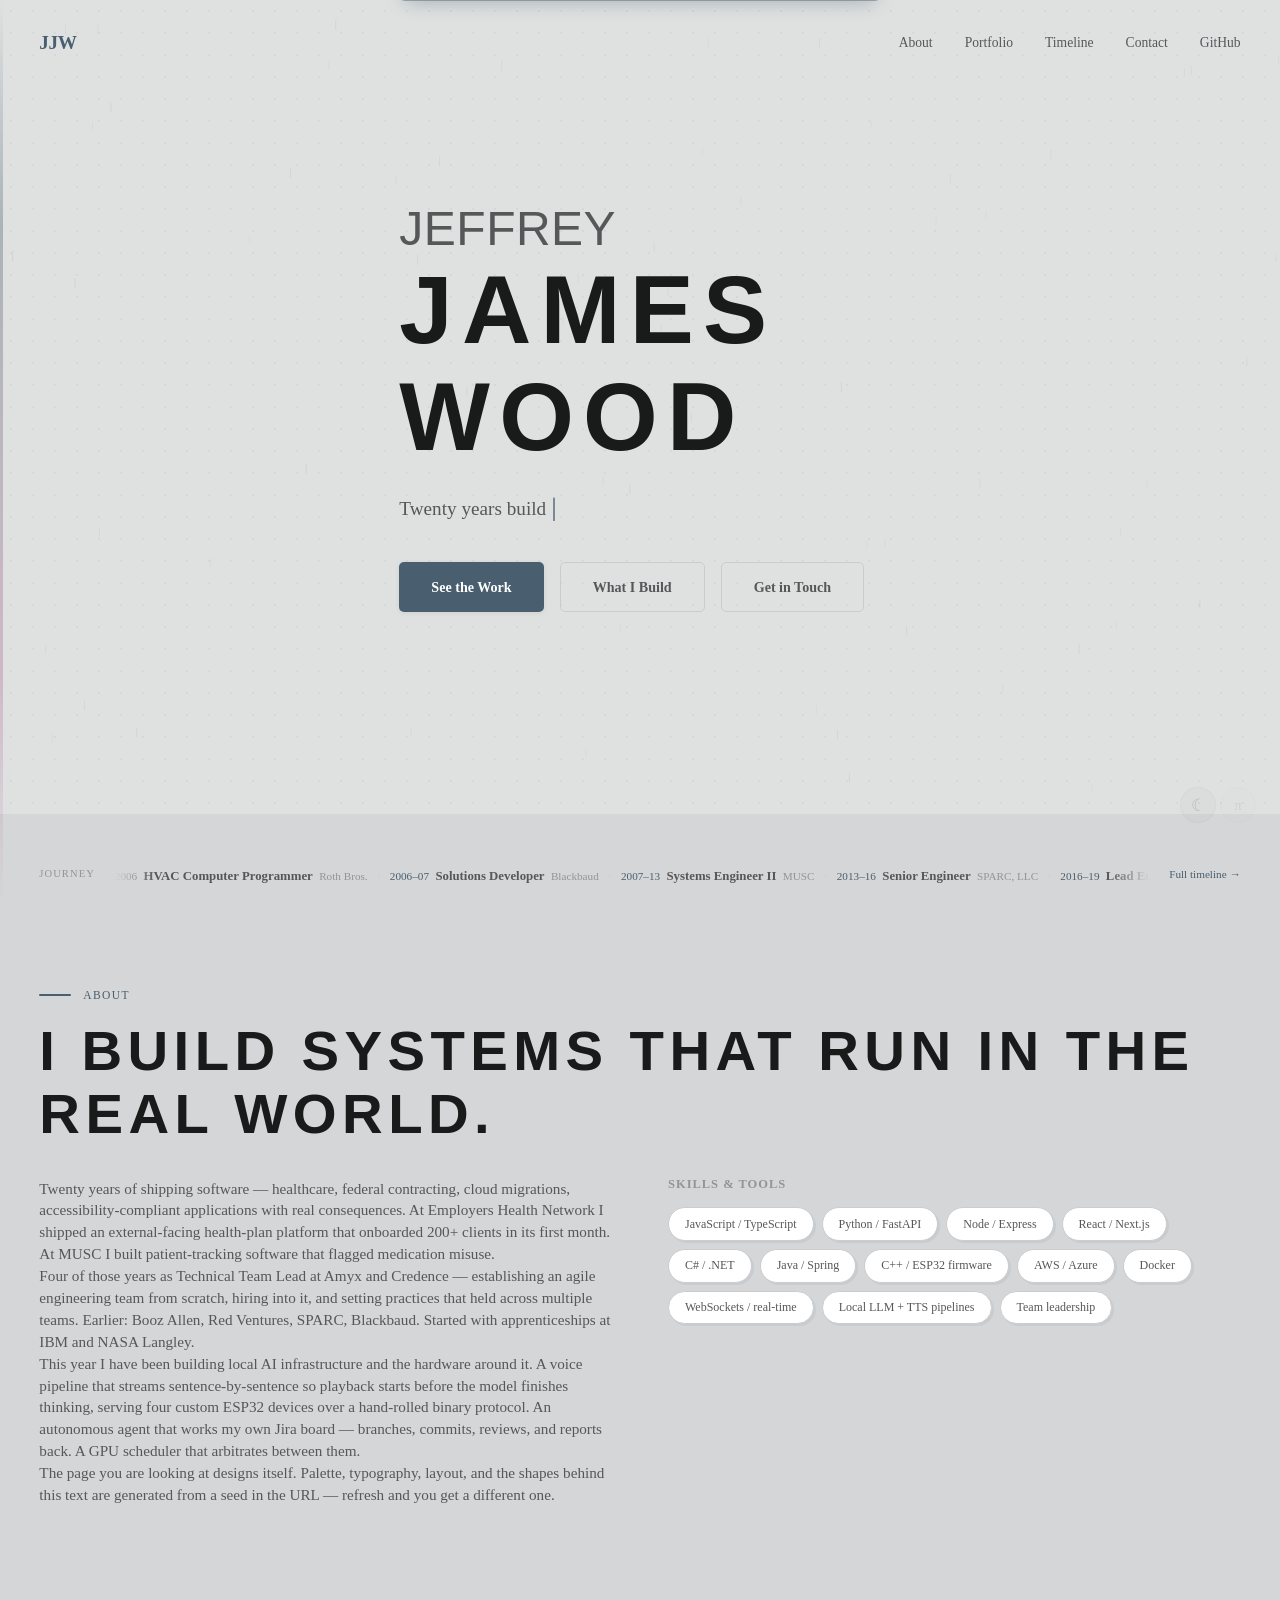
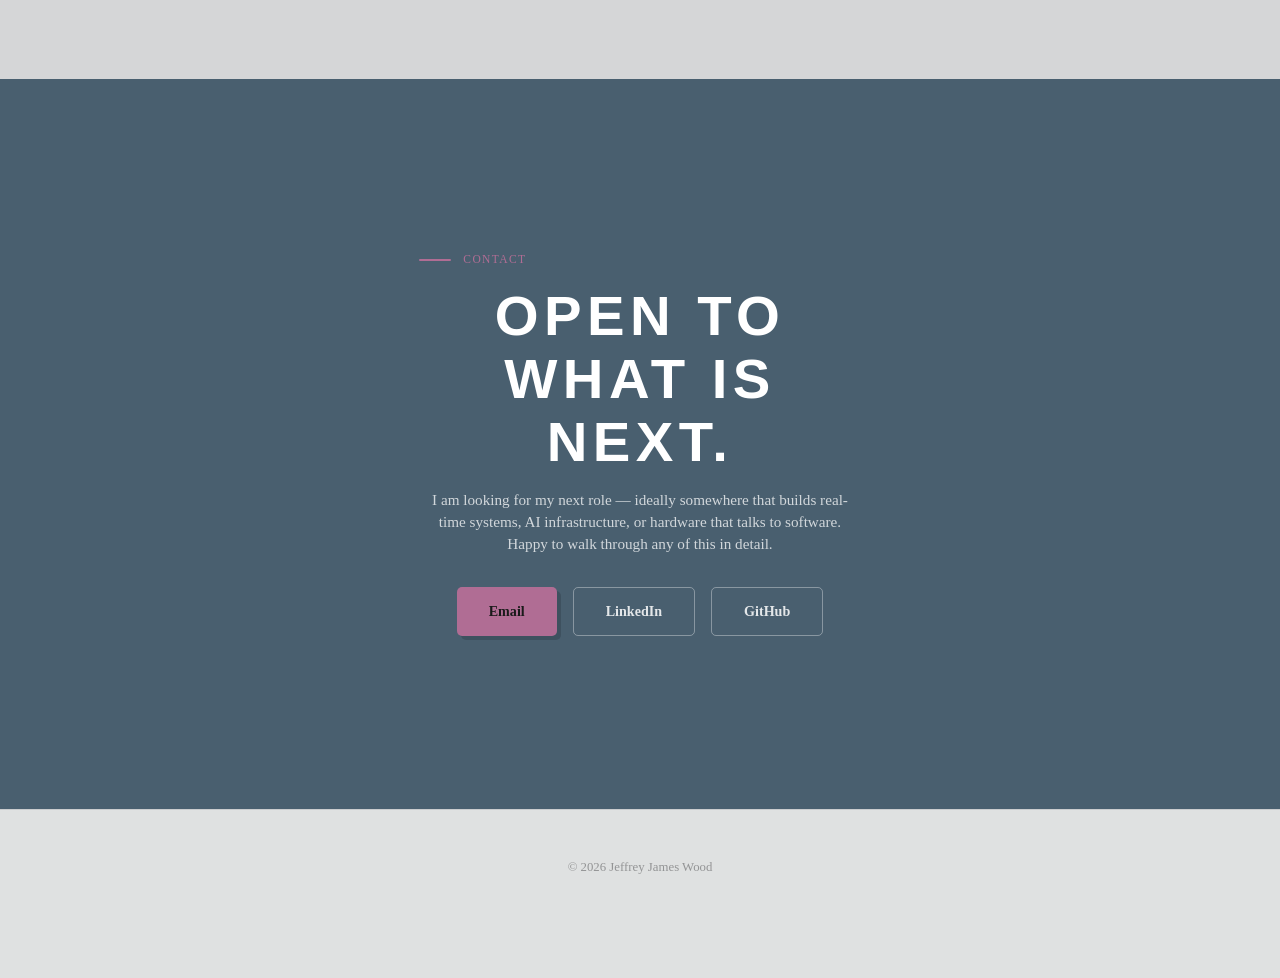
<file: index.html>
<!DOCTYPE html>
<html lang="en">
<head>
  <meta charset="UTF-8">
  <meta name="viewport" content="width=device-width, initial-scale=1.0">
  <meta name="description" content="Jeffrey James Wood — Senior software developer building interactive experiences, browser-based tools, and hardware integrations.">
  <title>Jeffrey James Wood — Developer</title>
  <link rel="preconnect" href="https://fonts.googleapis.com">
  <link rel="preconnect" href="https://fonts.gstatic.com" crossorigin>
  <link rel="stylesheet" href="https://fonts.googleapis.com/css2?family=Recursive:slnt,wght,CASL,CRSV,MONO@-15..0,300..1000,0..1,0..1,0..1&family=Roboto+Flex:opsz,wdth,wght@8..144,25..151,100..1000&display=swap">
  <link rel="stylesheet" href="css/main.css">
</head>
<body>

  <!-- shell containers — JS fills these from the content config -->
  <nav id="nav" class="nav"><div class="container nav-inner"></div></nav>
  <section id="hero"></section>
  <section id="timeline"></section>
  <section id="about"></section>
  <section id="contact"></section>
  <footer id="footer"></footer>

  <!-- hidden file input for JSON import -->
  <input type="file" id="json-import" accept=".json" style="display:none">

  <!-- Hero Portfolio CTA markup (cloned into #hero by js/renderer.js; not visible until render) -->
  <template id="tpl-index-portfolio-cta">
    <a href="portfolio.html" class="btn btn-outline"><span data-path="hero.ctaPortfolio.text">Portfolio</span></a>
  </template>

  <script type="module" src="js/app.js"></script>
</body>
</html>
</file>
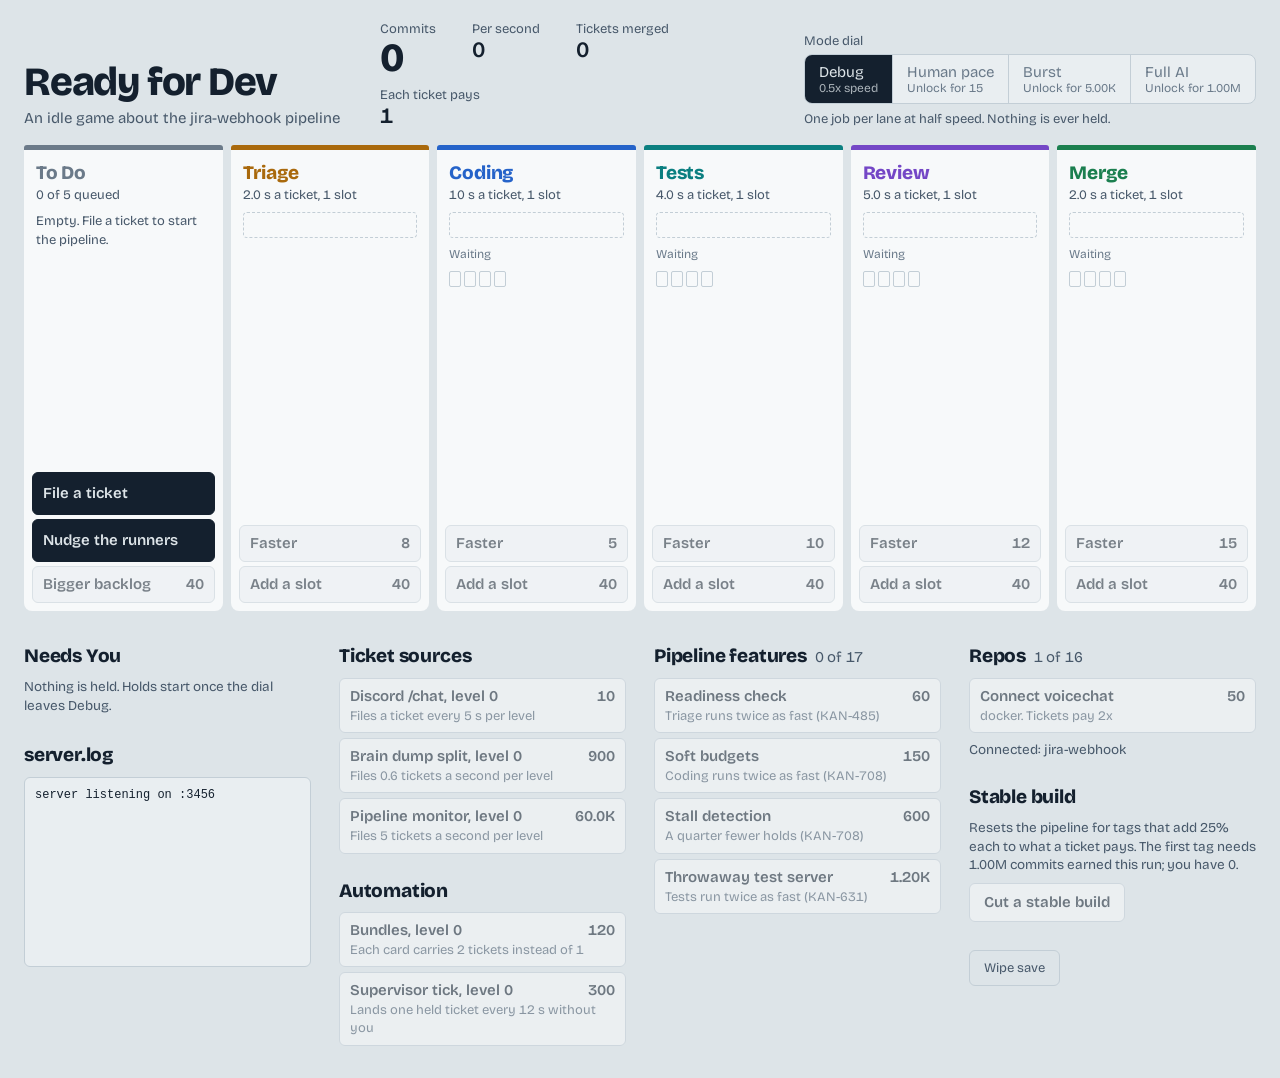
<file: ready-for-dev/index.html>
<!doctype html>
<html lang="en">
<head>
<meta charset="utf-8">
<meta name="viewport" content="width=device-width, initial-scale=1">
<title>Ready for Dev</title>
<link rel="preconnect" href="https://fonts.googleapis.com">
<link rel="preconnect" href="https://fonts.gstatic.com" crossorigin>
<link href="https://fonts.googleapis.com/css2?family=Bricolage+Grotesque:opsz,wght@12..96,400;12..96,600;12..96,800&display=swap" rel="stylesheet">
<link rel="stylesheet" href="style.css">
</head>
<body>

<header class="top">
  <div class="brand">
    <h1>Ready for Dev</h1>
    <p>An idle game about the jira-webhook pipeline</p>
  </div>

  <dl class="stats">
    <div class="stat stat-main"><dt>Commits</dt><dd id="commits">0</dd></div>
    <div class="stat"><dt>Per second</dt><dd id="rate">0</dd></div>
    <div class="stat"><dt>Tickets merged</dt><dd id="merged">0</dd></div>
    <div class="stat"><dt>Each ticket pays</dt><dd id="value">1</dd></div>
  </dl>

  <div class="dial">
    <div class="dial-label">Mode dial</div>
    <div class="dial-row" id="dial" role="group" aria-label="Mode dial"></div>
    <p class="dial-note" id="dialNote"></p>
  </div>
</header>

<main>
  <section class="board" id="board" aria-label="Pipeline board"></section>

  <section class="panels">
    <div class="panel">
      <h2>Needs You <span class="count" id="holdCount"></span></h2>
      <div id="holds" class="holds"></div>
      <h2 class="h-gap">server.log</h2>
      <div id="log" class="log" aria-live="off"></div>
    </div>

    <div class="panel">
      <h2>Ticket sources</h2>
      <div id="shopSources" class="shop"></div>
      <h2 class="h-gap">Automation</h2>
      <div id="shopAuto" class="shop"></div>
    </div>

    <div class="panel">
      <h2>Pipeline features <span class="count" id="featCount"></span></h2>
      <div id="shopFeats" class="shop"></div>
      <p class="empty" id="featsDone" hidden>Every feature is merged.</p>
    </div>

    <div class="panel">
      <h2>Repos <span class="count" id="repoCount"></span></h2>
      <div id="shopRepos" class="shop"></div>
      <p class="repo-list" id="repoList"></p>
      <h2 class="h-gap">Stable build</h2>
      <p class="note" id="stableNote"></p>
      <button class="plain" id="stableBtn">Cut a stable build</button>
      <div class="foot">
        <button class="plain quiet" id="wipeBtn">Wipe save</button>
      </div>
    </div>
  </section>
</main>

<script src="game.js"></script>
</body>
</html>
</file>
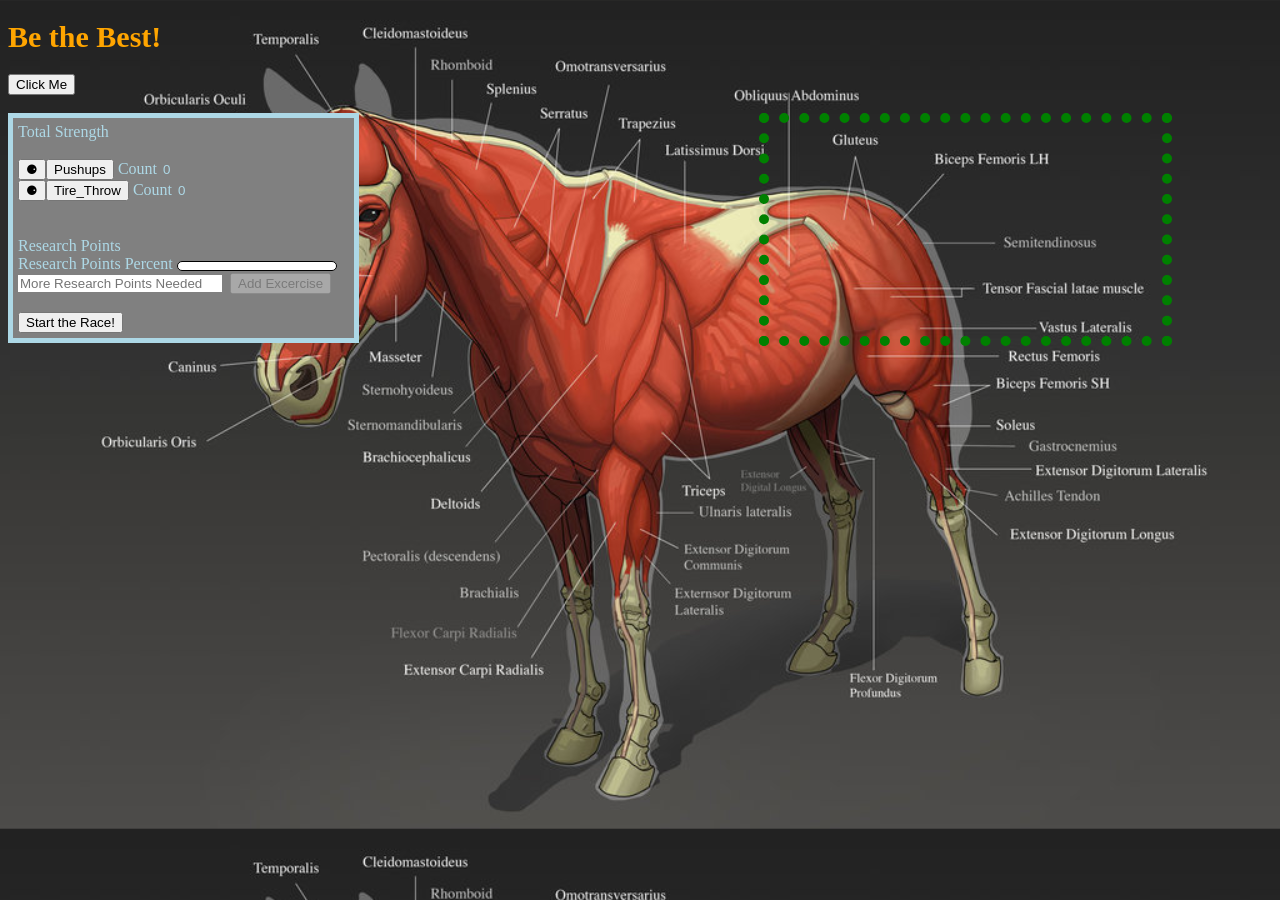
<file: game.html>
<!DOCTYPE html>
<html>
<head>

  <style type="text/css">

  progress {
    -webkit-appearance: none;
  }

  ::-webkit-progress-value {
    background-color: lightgreen;
    border-radius:5px;
  }
  ::-webkit-progress-bar {
    background-color: white;
    border-radius:5px;
    border:solid 1px;
  }

  label{
    color:lightblue;
  }

  input{
    color:lightblue;
    background:transparent;
    border:none;
  }

  #horseTrack{
    border-style:dotted;
    border-width:10px;
    border-color:green;
    padding:10px;
    color:white;
    font-size:67px;
  }
  </style>

  <script type="text/javascript">
var strengthTotal = 0;
var pushupTotal = 0;
var tireThrowTotal = 0;
var researchPointsSpent = 0;
var researchPoints = 0;

var exs = [];
/*var ex = {
  name:"",
  total:0
};*/

function addEx(initialEx){

  var newEx = new Object();
  if(initialEx==undefined){
    newEx.name = document.getElementById("newEx").value;
    researchPoints=researchPoints-1;
    researchPointsSpent=researchPointsSpent+1;
    document.getElementById("researchPoints").value = researchPoints;
    if(researchPoints<1){
        document.getElementById("newExButton").disabled = true;
        document.getElementById("newEx").disabled = true;
        document.getElementById("newEx").placeholder = "More Research Points Needed";
    }
  }else{
    newEx.name = initialEx;
  }

      newEx.total=0;
      exs.push(newEx);

      document.getElementById("newEx").value="";

      updateEx();
}

function init(){
  addEx("Pushups");
  addEx("Tire_Throw");
  updateEx();
}

function updateEx(){

  var exsHtml ="";
  for(var i=0;i<exs.length;i++){
    exsHtml = exsHtml + '<button id="auto'+exs[i].name+'" onclick="startTimer(\''+exs[i].name+'\')">⚈</button><button id="'+exs[i].name+'Button" onclick="action(\''+exs[i].name+'\')">'+exs[i].name+'</button> <label for="'+exs[i].name+'Total">Count</label> <input id="'+exs[i].name+'Total" value="'+exs[i].total+'" type="input" readonly="readonly" style="border:none"/> </br>'
  }
  var exsContainer = document.getElementById("exsContainer")
  exsContainer.innerHTML = exsHtml;
  document.getElementById("researchPointsPercent").value = Math.trunc((strengthTotal/5-researchPointsSpent)*100);

}
/*
function newEx(){
  var newEx = document.getElementById("newEx").value;
  if(newEx.trim()!=""){
    exs.push(newEx);
  }

}*/

function action(exName){
  for(var i=0;i<exs.length;i++){
    if(exs[i].name==exName){
      exs[i].total=exs[i].total+1;
      document.getElementById(exs[i].name+"Total").value = exs[i].total;
      strengthTotal = strengthTotal+1/exs[i].total;
      document.getElementById("strengthTotal").value = strengthTotal;
      researchPoints = Math.floor(strengthTotal/10-researchPointsSpent);
      document.getElementById("researchPoints").value = researchPoints;
      document.getElementById("researchPointsPercent").value = Math.trunc((strengthTotal/10-researchPointsSpent)*100);

      if(researchPoints>=1){
          document.getElementById("newExButton").disabled = false;
          document.getElementById("newEx").disabled = false;
          document.getElementById("newEx").placeholder = "New Excercise Unlocked!";
      }
    }
  }
}


var going;
var goButton = false;
var goName = "Pushups";

function startTimer(exName){
    goButton=!goButton;
    //if(goButton){
      clearInterval(going);
      document.getElementById("auto"+goName).style.color="";
      goName=exName;
      document.getElementById("auto"+goName).style.color="lightgreen";

      going = setInterval(go, 2000);
      //document.getElementById("auto"+exName).style.backgroundColor="green";
    //}else{

      //document.getElementById("auto"+exName).style.backgroundColor="";

    //}
}

function go(){
  action(goName);
}

var horseTrackDirection = 0;
function race(){
horseTrackDirection = horseTrackDirection +1;

document.getElementById("horseTrack").style.borderTopColor="green";
document.getElementById("horseTrack").style.borderRightColor="green";
document.getElementById("horseTrack").style.borderBottomColor="green";
document.getElementById("horseTrack").style.borderLeftColor="green";

switch(horseTrackDirection%4){
  case 0:
    document.getElementById("horseTrack").style.borderTopColor="red";
    break;
  case 1:
    document.getElementById("horseTrack").style.borderRightColor="red";
  break;
  case 2:
    document.getElementById("horseTrack").style.borderBottomColor="red";
  break;
  case 3:
    document.getElementById("horseTrack").style.borderLeftColor="red";
  break;
}


if(horseTrackDirection>51+winnerNumber){
  clearInterval(theRace);
  horseTrackDirection=0;
  document.getElementById("horseRaceWinner").innerHTML = winnerNumber;
}

}
var theRace;
var winnerNumber = 0;
function startRace(){
  setTimeout(function(){document.getElementById('horseRace').style.display='none'},5000);
  winnerNumber = Math.floor(Math.random()*4);
  theRace = setInterval(race,100);
  document.getElementById("horseRaceWinner").innerHTML = "";

}
/*
function updateDisplay(){
  for(var i=0;i<elements.length;i++){
    document.getElementById(elements[i].id).value=elements[i].total;
  }
}*/
  </script>
<script>
  
 // var TogetherJSConfig_autoStart = true;
 // var TogetherJSConfig_cloneClicks = true;
  // more config...
  </script>

  <!--
<script src="https://togetherjs.com/togetherjs-min.js">
-->

</script>

</head>
<body onload="init()" style="background-image:url('horsemuscle.jpg');-webkit-background-size: cover;-moz-background-size: cover;-o-background-size: cover;background-size: cover;">
<h1 style="color:orange;font-size:30px">Be the Best!</h1>
<!--<button onclick="TogetherJS(this); return false;">Collaborate!</button>-->

<button onclick="alert('You\'re the best')">Click Me</button>
</br>
</br>
<div id="clicker" style="background-color:grey;display:inline-block;border:5px solid lightblue;padding:5px">
<label for="strengthTotal">Total Strength</label>
<input id="strengthTotal" type="input" readonly style="border:none"/>
</br>
</br>

<div id="exsContainer"></div>
</br>
</br>

<label for="researchPoints">Research Points</label>
<input id="researchPoints" type="input" readonly />
</br>
<label for="researchPointsPercent">Research Points Percent</label>
<progress id="researchPointsPercent" value="0" max="100" style="height:10px;vertical-align:middle;"></progress>
</br>
<input id="newEx" type="input" placeholder="More Research Points Needed" disabled="disabled" style="width:200px;background:white"/>
&nbsp;<button id="newExButton" onclick="addEx()" disabled="disabled" >Add Excercise</button>
</br>
</br>
<button onclick="document.getElementById('horseRace').style.display='inline-block';startRace();">Start the Race!</button>
</div>


<div id="horseTrack" style="width:373px;height:193px;float:right;margin-right:100px">
  <div id="horseRace" style="display:none;width:373px;height:193px;background-image:url('horserace.gif');-webkit-background-size: cover;-moz-background-size: cover;-o-background-size: cover;background-size: cover;">
  </div>
  <span id="horseRaceWinner"></span>
</div>



</body>
</html>
</file>
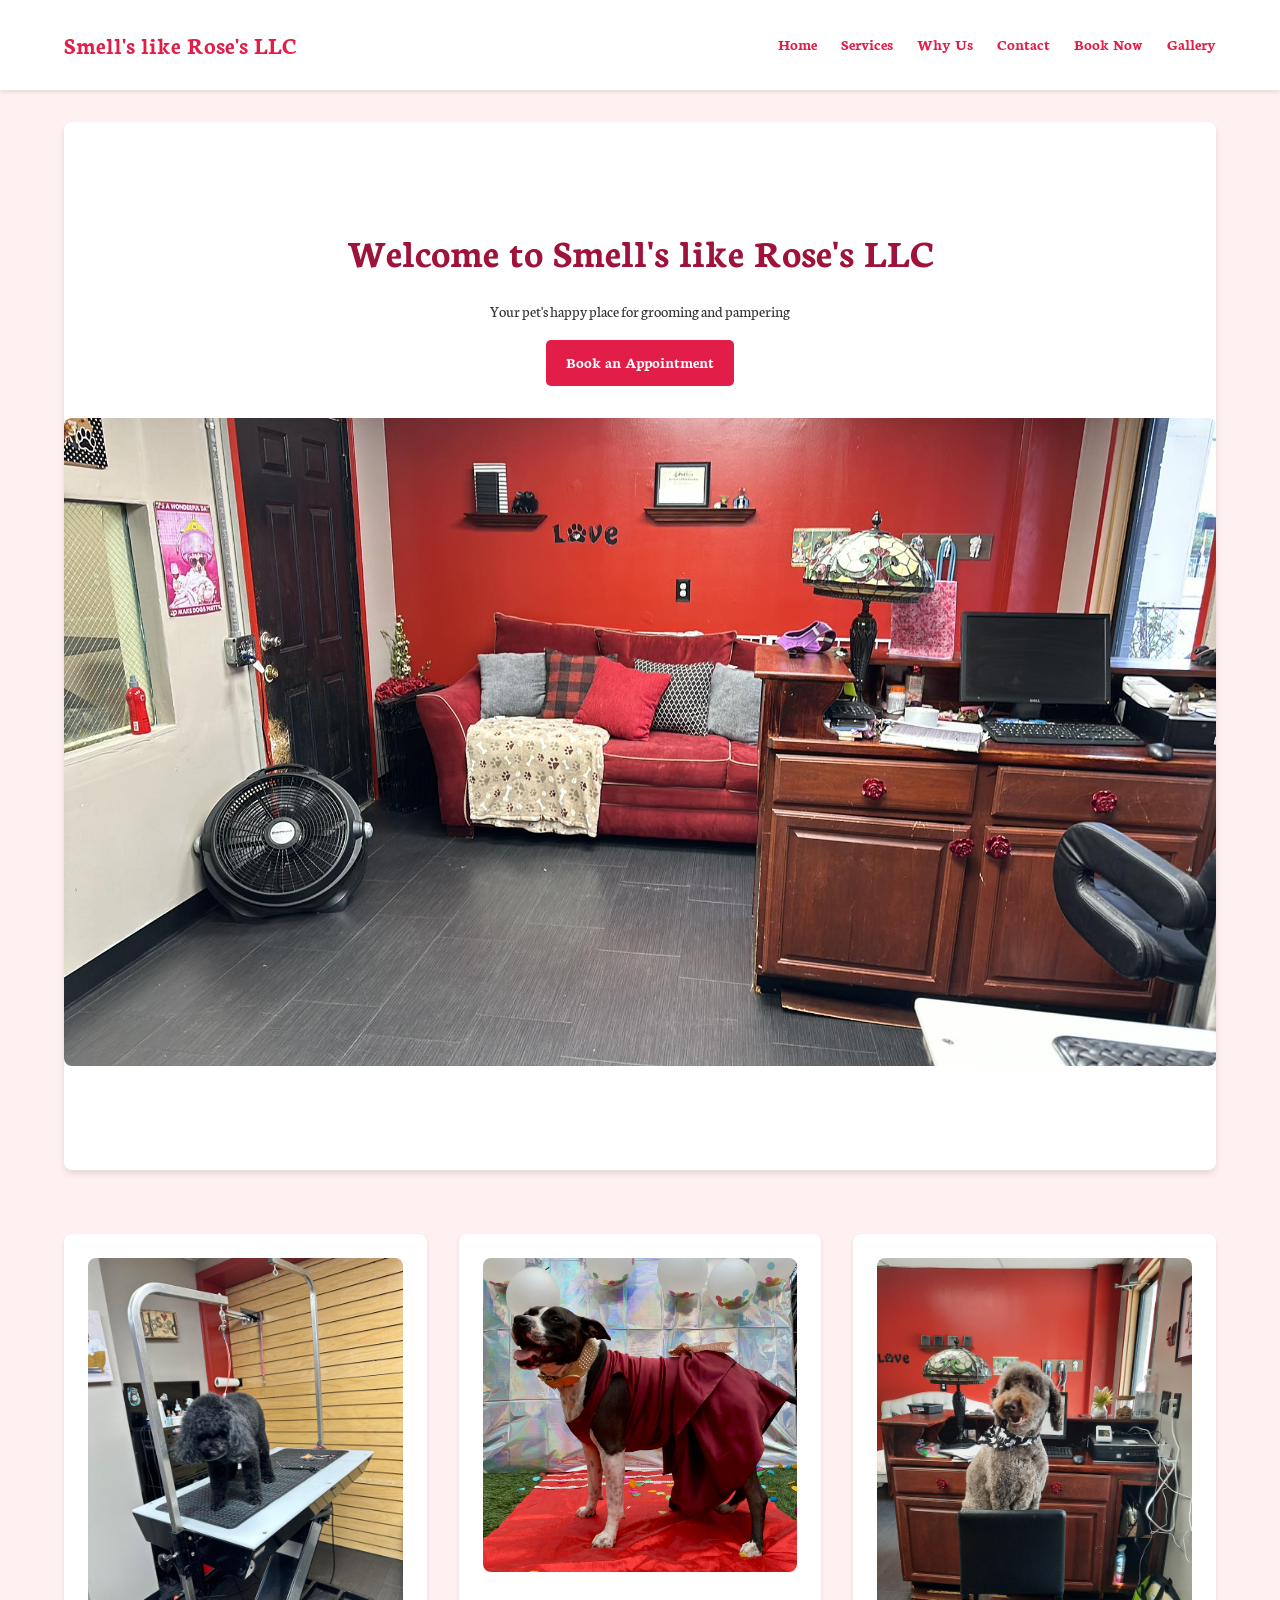
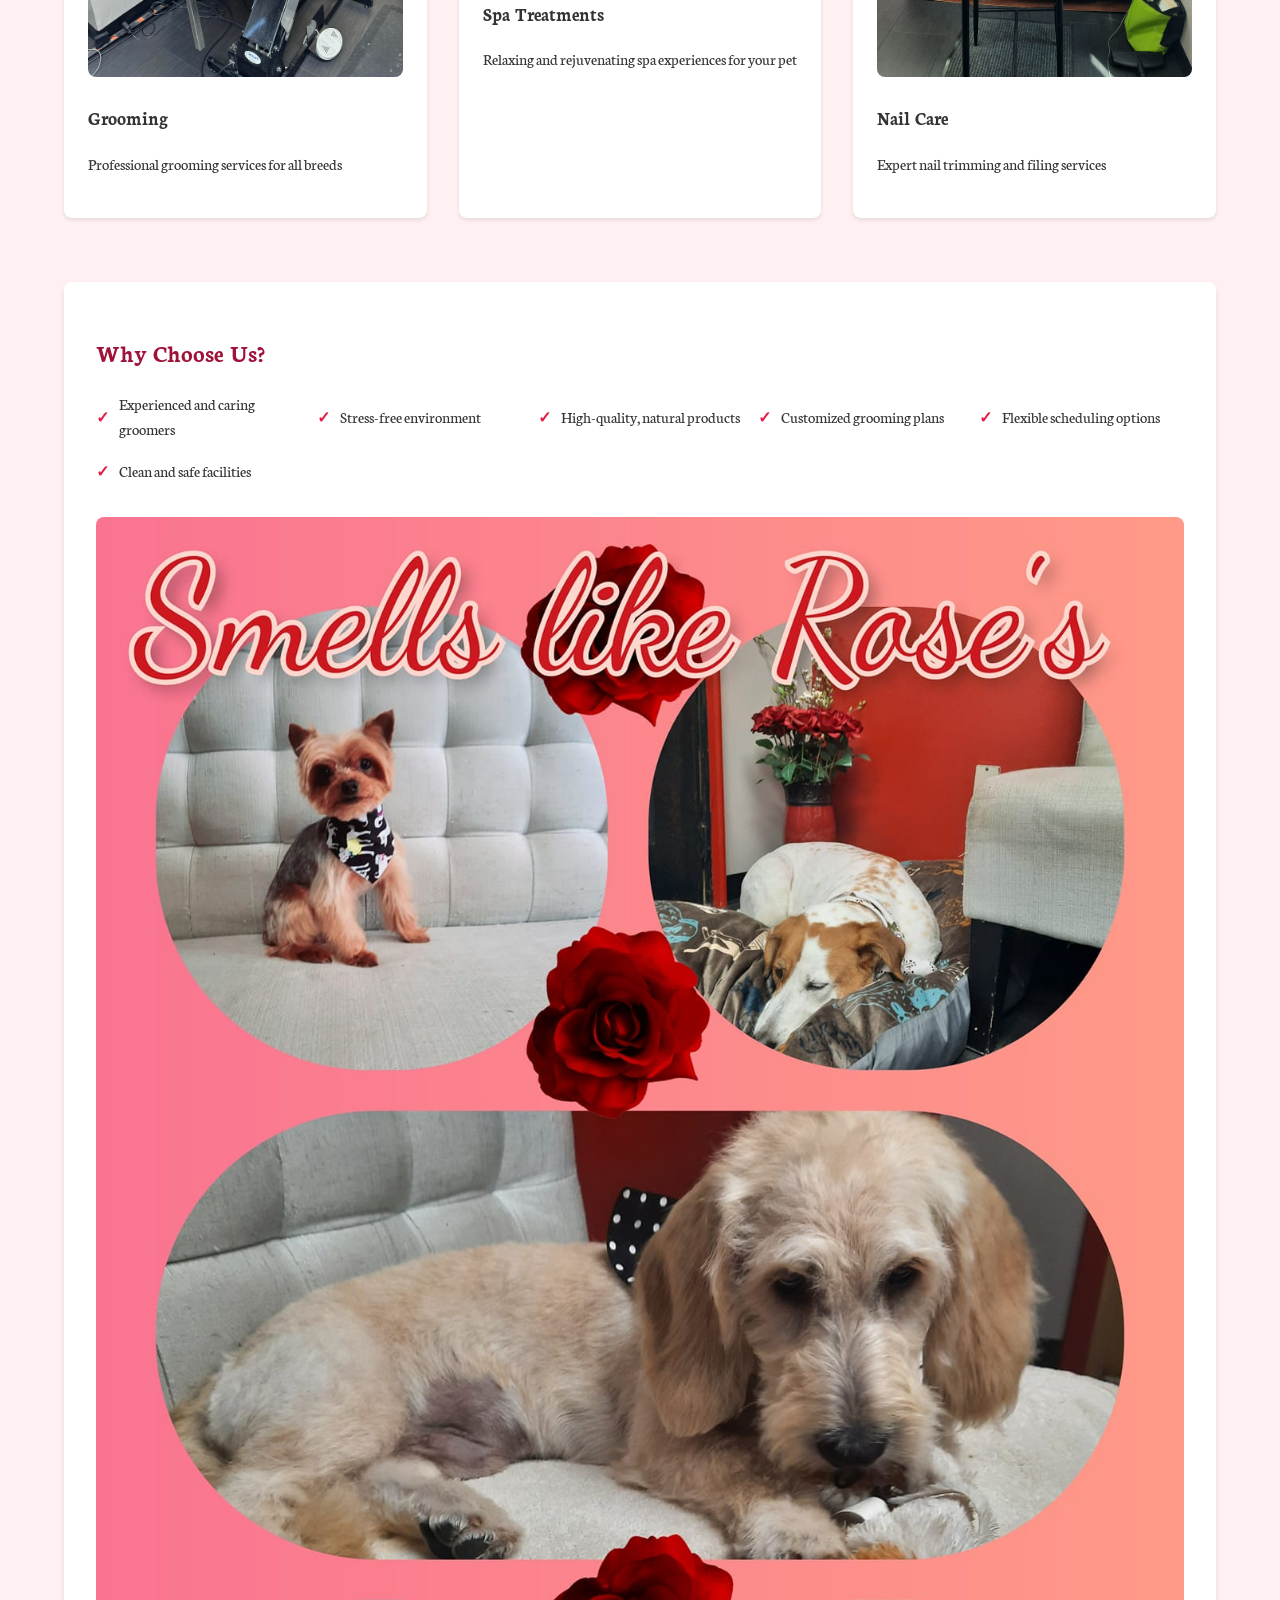
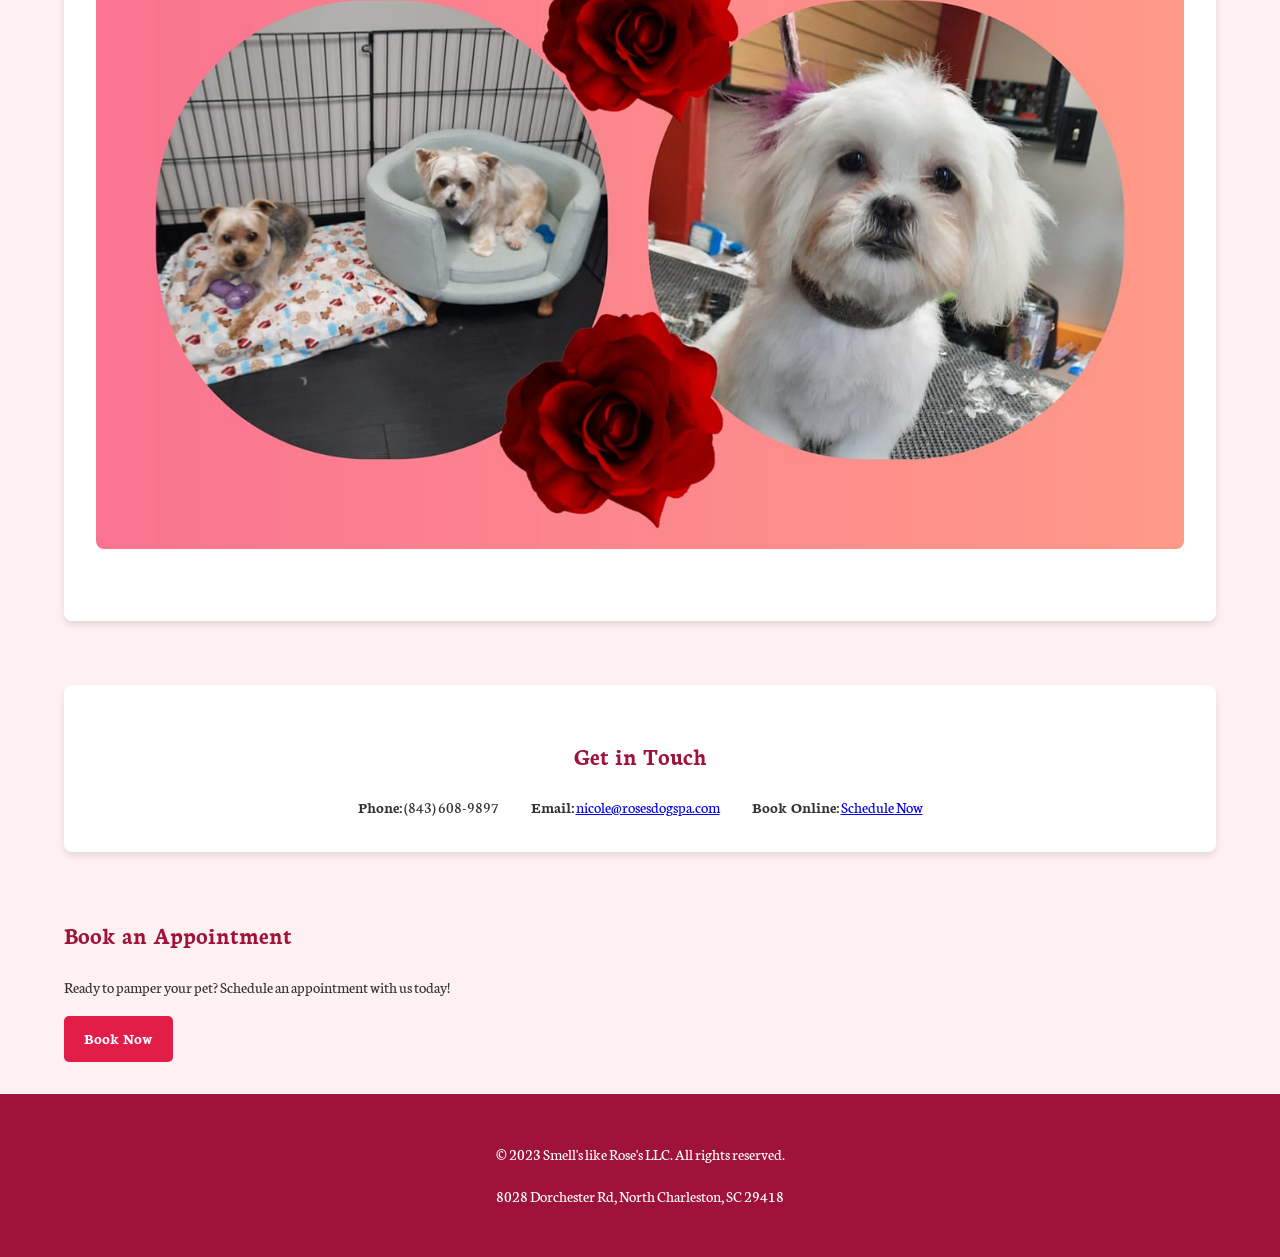
<file: rose2.html>
<!DOCTYPE html>
<html lang="en">
<head>
    <meta charset="UTF-8">
    <meta name="viewport" content="width=device-width, initial-scale=1.0">
    <title>Smell's like Rose's LLC - Pet Grooming & Spa</title>
    <link href="https://fonts.googleapis.com/css2?family=Neuton:wght@400;700&display=swap" rel="stylesheet">
    <style>
        :root {
            --primary-color: #e11d48;
            --secondary-color: #9f1239;
            --background-color: #fff1f2;
            --text-color: #333333;
        }
        
        body {
            font-family: 'Neuton', serif;
            line-height: 1.6;
            color: var(--text-color);
            margin: 0;
            padding: 0;
            background-color: var(--background-color);
        }
        
        .container {
            width: 90%;
            max-width: 1200px;
            margin: 0 auto;
            padding: 0 20px;
        }
        
        header {
            background-color: #ffffff;
            box-shadow: 0 2px 4px rgba(0,0,0,0.1);
            padding: 1rem 0;
            position: sticky;
            top: 0;
            z-index: 1000;
        }
        
        .header-content {
            display: flex;
            justify-content: space-between;
            align-items: center;
        }
        
        .logo {
            font-size: 1.5rem;
            font-weight: bold;
            color: var(--primary-color);
        }
        
        nav ul {
            list-style-type: none;
            padding: 0;
            display: flex;
            gap: 1.5rem;
        }
        
        nav ul li a {
            text-decoration: none;
            color: var(--primary-color);
            font-weight: bold;
            transition: color 0.3s ease;
        }
        
        nav ul li a:hover {
            color: var(--secondary-color);
        }
        
        .hero {
            text-align: center;
            padding: 4rem 0;
            background-color: #ffffff;
            border-radius: 8px;
            margin-top: 2rem;
            box-shadow: 0 4px 6px rgba(0,0,0,0.1);
        }
        
        h1, h2 {
            color: var(--secondary-color);
        }
        
        h1 {
            font-size: 2.5rem;
            margin-bottom: 1rem;
        }
        
        .btn {
            display: inline-block;
            background-color: var(--primary-color);
            color: #ffffff;
            padding: 10px 20px;
            text-decoration: none;
            border-radius: 5px;
            font-weight: bold;
            transition: background-color 0.3s ease;
        }
        
        .btn:hover {
            background-color: var(--secondary-color);
        }
        
        .services {
            display: grid;
            grid-template-columns: repeat(auto-fit, minmax(250px, 1fr));
            gap: 2rem;
            margin: 4rem 0;
        }
        
        .service-card {
            background-color: #ffffff;
            border-radius: 8px;
            box-shadow: 0 2px 4px rgba(0,0,0,0.1);
            padding: 1.5rem;
            transition: transform 0.3s ease;
        }
        
        .service-card:hover {
            transform: translateY(-5px);
        }
        
        .why-us {
            background-color: #ffffff;
            border-radius: 8px;
            padding: 2rem;
            margin: 2rem 0;
            box-shadow: 0 4px 6px rgba(0,0,0,0.1);
        }
        
        .why-us ul {
            list-style-type: none;
            padding: 0;
            display: grid;
            grid-template-columns: repeat(auto-fit, minmax(200px, 1fr));
            gap: 1rem;
        }
        
        .why-us li {
            display: flex;
            align-items: center;
        }
        
        .why-us li::before {
            content: '✓';
            color: var(--primary-color);
            font-weight: bold;
            margin-right: 10px;
        }
        
        .contact {
            text-align: center;
            margin: 4rem 0;
            background-color: #ffffff;
            border-radius: 8px;
            padding: 2rem;
            box-shadow: 0 4px 6px rgba(0,0,0,0.1);
        }
        
        .contact-info {
            display: flex;
            justify-content: center;
            gap: 2rem;
            margin-top: 1rem;
        }
        
        footer {
            background-color: var(--secondary-color);
            color: #ffffff;
            text-align: center;
            padding: 2rem 0;
            margin-top: 2rem;
        }
        
        img {
            max-width: 100%;
            height: auto;
            border-radius: 8px;
        }
        
        .image-container {
            margin: 2rem 0;
            text-align: center;
        }
        
        @media (max-width: 768px) {
            .contact-info {
                flex-direction: column;
                gap: 1rem;
            }
        }
    </style>
</head>
<body>
    <header>
        <div class="container">
            <div class="header-content">
                <div class="logo">Smell's like Rose's LLC</div>
                <nav>
                    <ul>
                        <li><a href="#home">Home</a></li>
                        <li><a href="#services">Services</a></li>
                        <li><a href="#why-us">Why Us</a></li>
                        <li><a href="#contact">Contact</a></li>
                        <li><a href="https://rosesdogspa.myonlineappointment.com/Booking/">Book Now</a></li>
                        <li><a href="gallery.html">Gallery</a></li>
                    </ul>
                </nav>
            </div>
        </div>
    </header>

    <main class="container">
        <section id="home" class="hero">
            <h1>Welcome to Smell's like Rose's LLC</h1>
            <p>Your pet's happy place for grooming and pampering</p>
            <a href="https://rosesdogspa.myonlineappointment.com/Booking/" class="btn">Book an Appointment</a>
            <div class="image-container">
                <img src="public/office.jpeg" alt="Happy Groomed Pets">
            </div>
        </section>

        <section id="services" class="services">
            <div class="service-card">
                <img src="public/blackpoodle.jpeg" alt="Grooming Service">
                <h3>Grooming</h3>
                <p>Professional grooming services for all breeds</p>
            </div>
            <div class="service-card">
                <img src="/public/spa2.jpg?height=200&width=300" alt="Spa Treatments">
                <h3>Spa Treatments</h3>
                <p>Relaxing and rejuvenating spa experiences for your pet</p>
            </div>
            <div class="service-card">
                <img src="/public/nailcare.jpg?height=200&width=300" alt="Nail Care">
                <h3>Nail Care</h3>
                <p>Expert nail trimming and filing services</p>
            </div>
        </section>

        <section id="why-us" class="why-us">
            <h2>Why Choose Us?</h2>
            <ul>
                <li>Experienced and caring groomers</li>
                <li>Stress-free environment</li>
                <li>High-quality, natural products</li>
                <li>Customized grooming plans</li>
                <li>Flexible scheduling options</li>
                <li>Clean and safe facilities</li>
            </ul>
            <div class="image-container">
                <img src="/public/group.jpg" alt="Our Facility">
            </div>
        </section>

        <section id="contact" class="contact">
            <h2>Get in Touch</h2>
            <div class="contact-info">
                <div>
                    <strong>Phone:</strong> (843) 608-9897
                </div>
                <div>
                    <strong>Email:</strong> <a href="mailto:nicole@rosesdogspa.com">nicole@rosesdogspa.com</a>
                </div>
                <div>
                    <strong>Book Online:</strong> <a href="https://rosesdogspa.myonlineappointment.com/Booking/">Schedule Now</a>
                </div>
            </div>
        </section>

        <section id="book">
            <h2>Book an Appointment</h2>
            <p>Ready to pamper your pet? Schedule an appointment with us today!</p>
            <a href="https://rosesdogspa.myonlineappointment.com/Booking/" class="btn">Book Now</a>
        </section>
    </main>

    <footer>
        <div class="container">
            <p>&copy; 2023 Smell's like Rose's LLC. All rights reserved.</p>
            <p>8028 Dorchester Rd, North Charleston, SC 29418</p>
        </div>
    </footer>
</body>
</html>
</file>
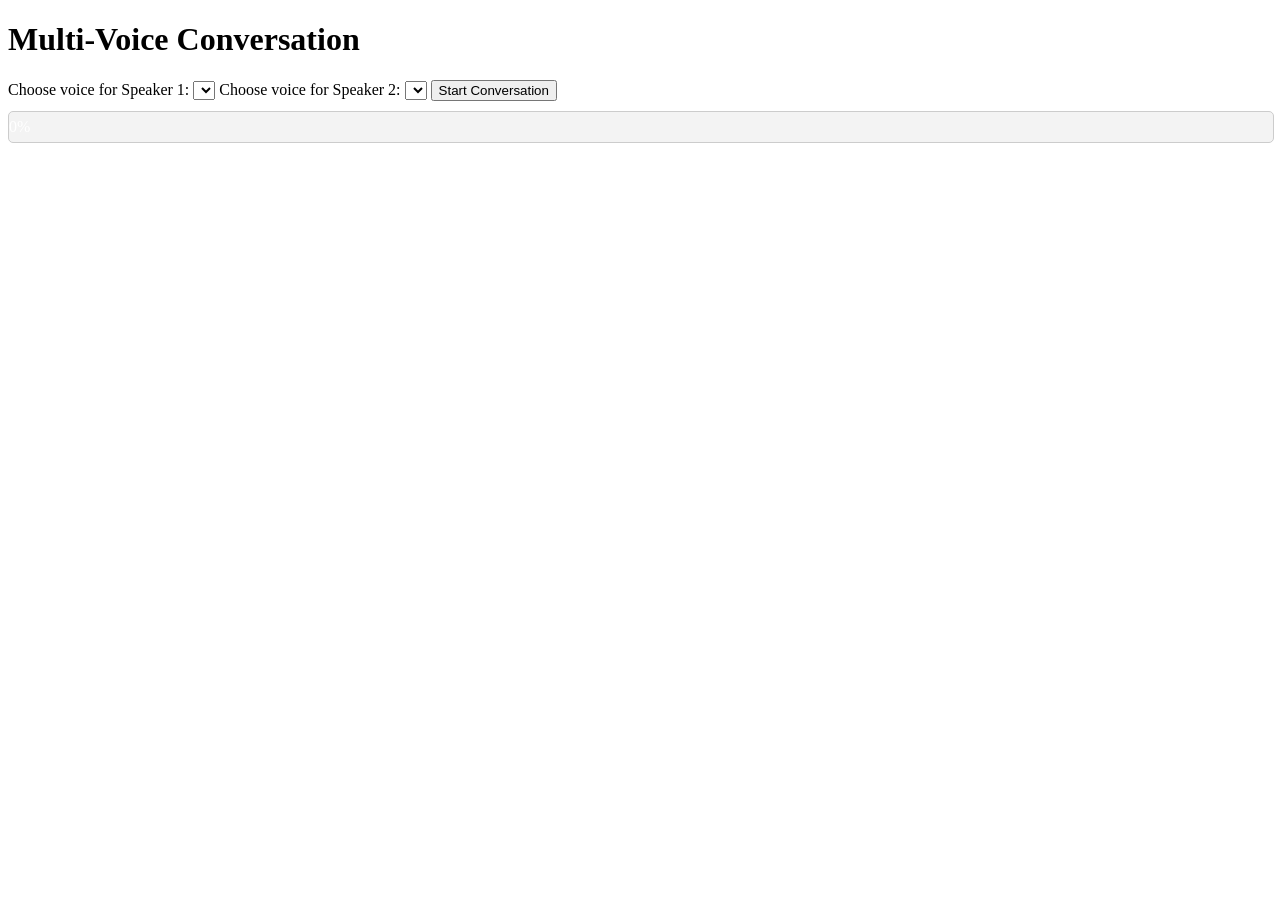
<file: Speak.html>
<!DOCTYPE html>
<html lang="en">
<head>
    <meta charset="UTF-8">
    <title>Multi-Voice Conversation</title>
    <style>
        #loading {
            display: none;
            margin-top: 10px;
        }
        #loading.show {
            display: block;
        }
        #loadingBarContainer {
            width: 100%;
            background-color: #f3f3f3;
            margin-top: 10px;
            border: 1px solid #ccc;
            border-radius: 5px;
        }
        #loadingBar {
            width: 0;
            height: 30px;
            background-color: #4caf50;
            text-align: center;
            line-height: 30px;
            color: white;
            border-radius: 5px;
        }
    </style>
</head>
<body>
    <h1>Multi-Voice Conversation</h1>
    <label for="voiceSelect1">Choose voice for Speaker 1:</label>
    <select id="voiceSelect1"><option>Loading voices...</option></select>
    <label for="voiceSelect2">Choose voice for Speaker 2:</label>
    <select id="voiceSelect2"><option>Loading voices...</option></select>
    <button onclick="startConversation()">Start Conversation</button>
    <div id="loading" class="show">Loading voices, please wait...</div>
    <div id="loadingBarContainer">
        <div id="loadingBar">0%</div>
    </div>

    <script>
        let availableVoices = [];

        function startConversation() {
            if (availableVoices.length === 0) {
                availableVoices = window.speechSynthesis.getVoices();
            }

            const voiceSelect1 = document.getElementById('voiceSelect1');
            const selectedVoiceName1 = voiceSelect1.value;
            const voiceSelect2 = document.getElementById('voiceSelect2');
            const selectedVoiceName2 = voiceSelect2.value;

            const conversationText = [
                { text: "Hello, how are you today?", voice: selectedVoiceName1, options: { pitch: 1, rate: 1 } },
                { text: "I'm great, thank you! How about you?", voice: selectedVoiceName2, options: { pitch: 1, rate: 1.2, pause: 500 } },
                { text: "I'm doing well. What have you been up to?", voice: selectedVoiceName1, options: { pitch: 0.9, rate: 0.8 } },
                { text: "Just working on some projects. Anything new with you?", voice: selectedVoiceName2, options: { pitch: 1.1, rate: 1, pause: 1000 } }
            ];

            let currentIndex = 0;

            function speakNext() {
                if (currentIndex < conversationText.length) {
                    const { text, voice, options } = conversationText[currentIndex];
                    const utterance = new SpeechSynthesisUtterance(text);
                    const selectedVoice = availableVoices.find(v => v.name === voice);
                    if (selectedVoice) {
                        utterance.voice = selectedVoice;
                    } else {
                        console.warn(`Voice '${voice}' not found. Using default voice.`);
                    }

                    utterance.pitch = options.pitch;
                    utterance.rate = options.rate;

                    utterance.onend = () => {
                        currentIndex++;
                        if (options.pause) {
                            setTimeout(speakNext, options.pause);
                        } else {
                            speakNext();
                        }
                    };

                    window.speechSynthesis.speak(utterance);
                }
            }

            speakNext();
        }

        function populateVoiceList() {
            availableVoices = window.speechSynthesis.getVoices();
            const voiceSelect1 = document.getElementById('voiceSelect1');
            const voiceSelect2 = document.getElementById('voiceSelect2');
            const loading = document.getElementById('loading');
            const loadingBar = document.getElementById('loadingBar');

            voiceSelect1.innerHTML = '';
            voiceSelect2.innerHTML = '';
            availableVoices.forEach((voice, index) => {
                const option1 = document.createElement('option');
                option1.value = voice.name;
                option1.textContent = `${voice.name} (${voice.lang})`;
                voiceSelect1.appendChild(option1);

                const option2 = document.createElement('option');
                option2.value = voice.name;
                option2.textContent = `${voice.name} (${voice.lang})`;
                voiceSelect2.appendChild(option2);

                // Update the loading bar
                const progress = Math.round(((index + 1) / availableVoices.length) * 100);
                loadingBar.style.width = progress + '%';
                loadingBar.textContent = progress + '%';
            });

            loading.classList.remove('show');
        }

        window.addEventListener('load', () => {
            const loading = document.getElementById('loading');
            loading.classList.add('show');
            window.speechSynthesis.onvoiceschanged = populateVoiceList;
        });
    </script>
</body>
</html>
</file>
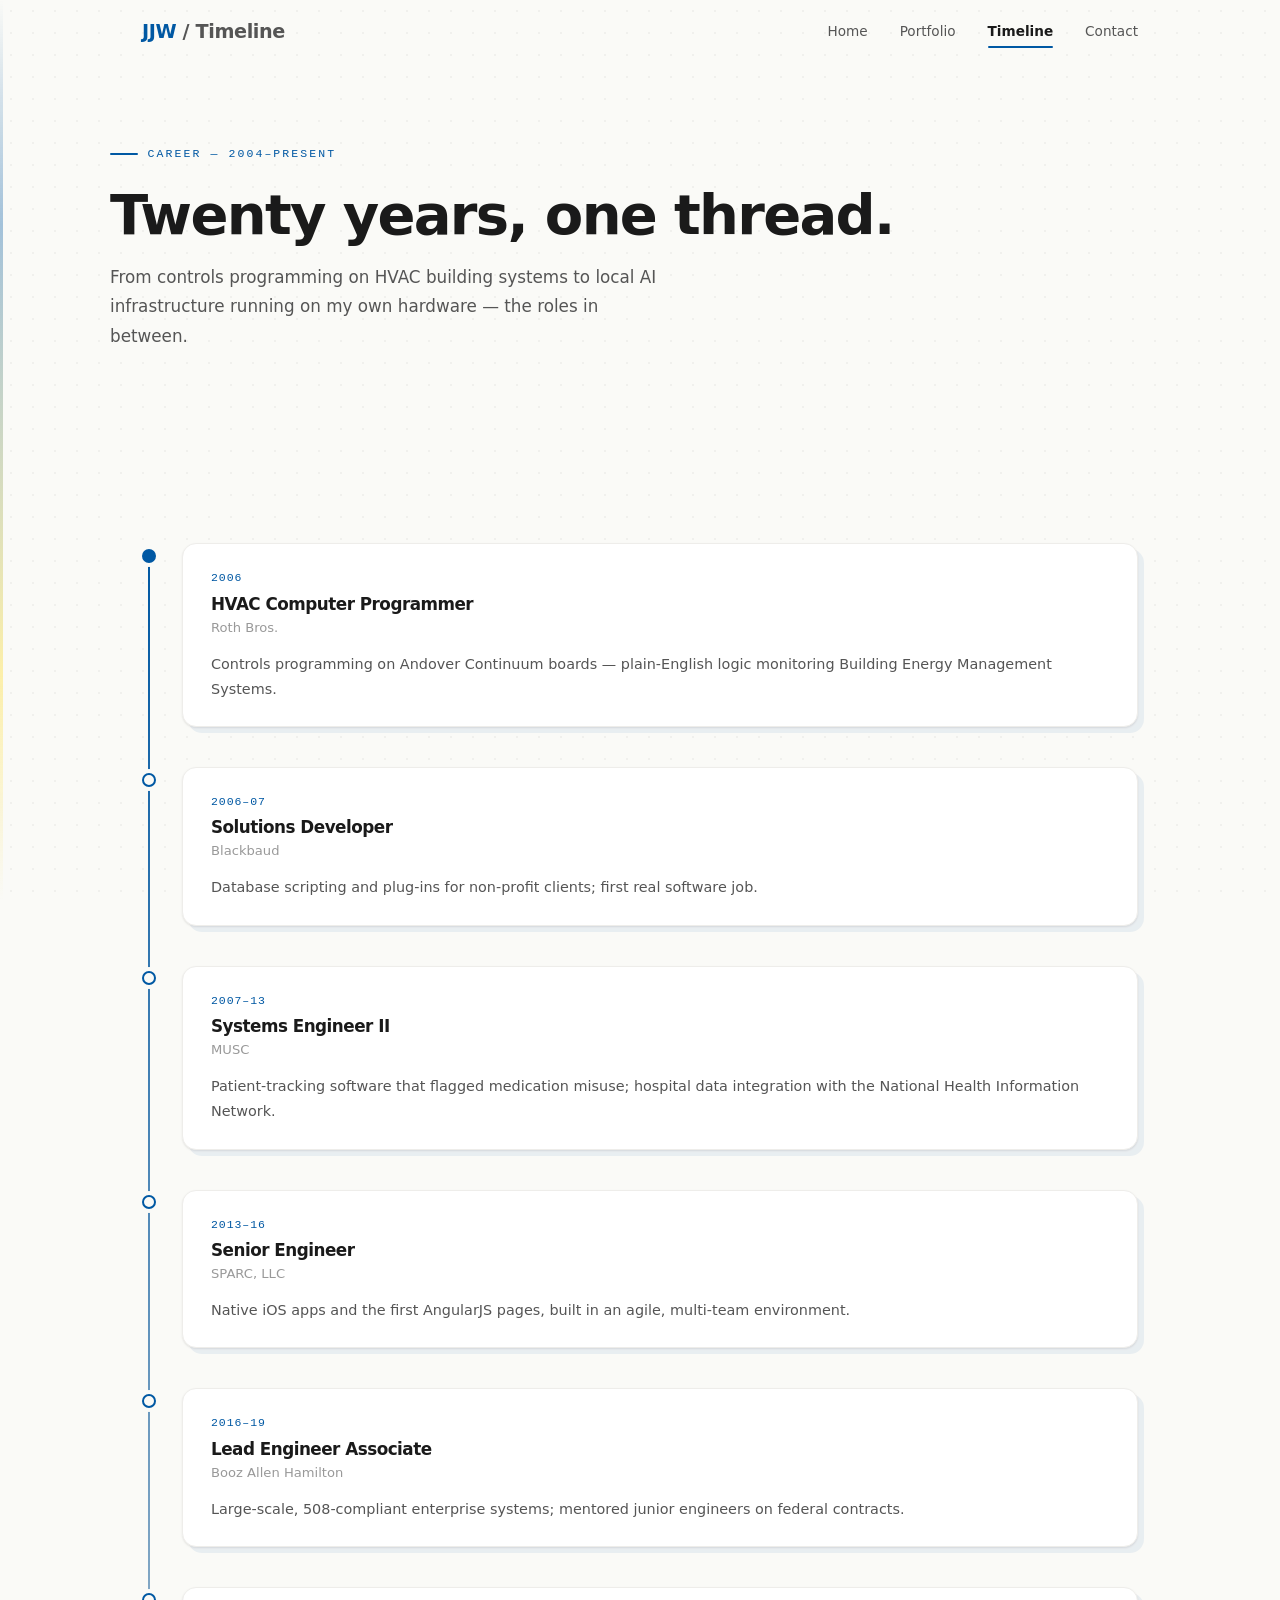
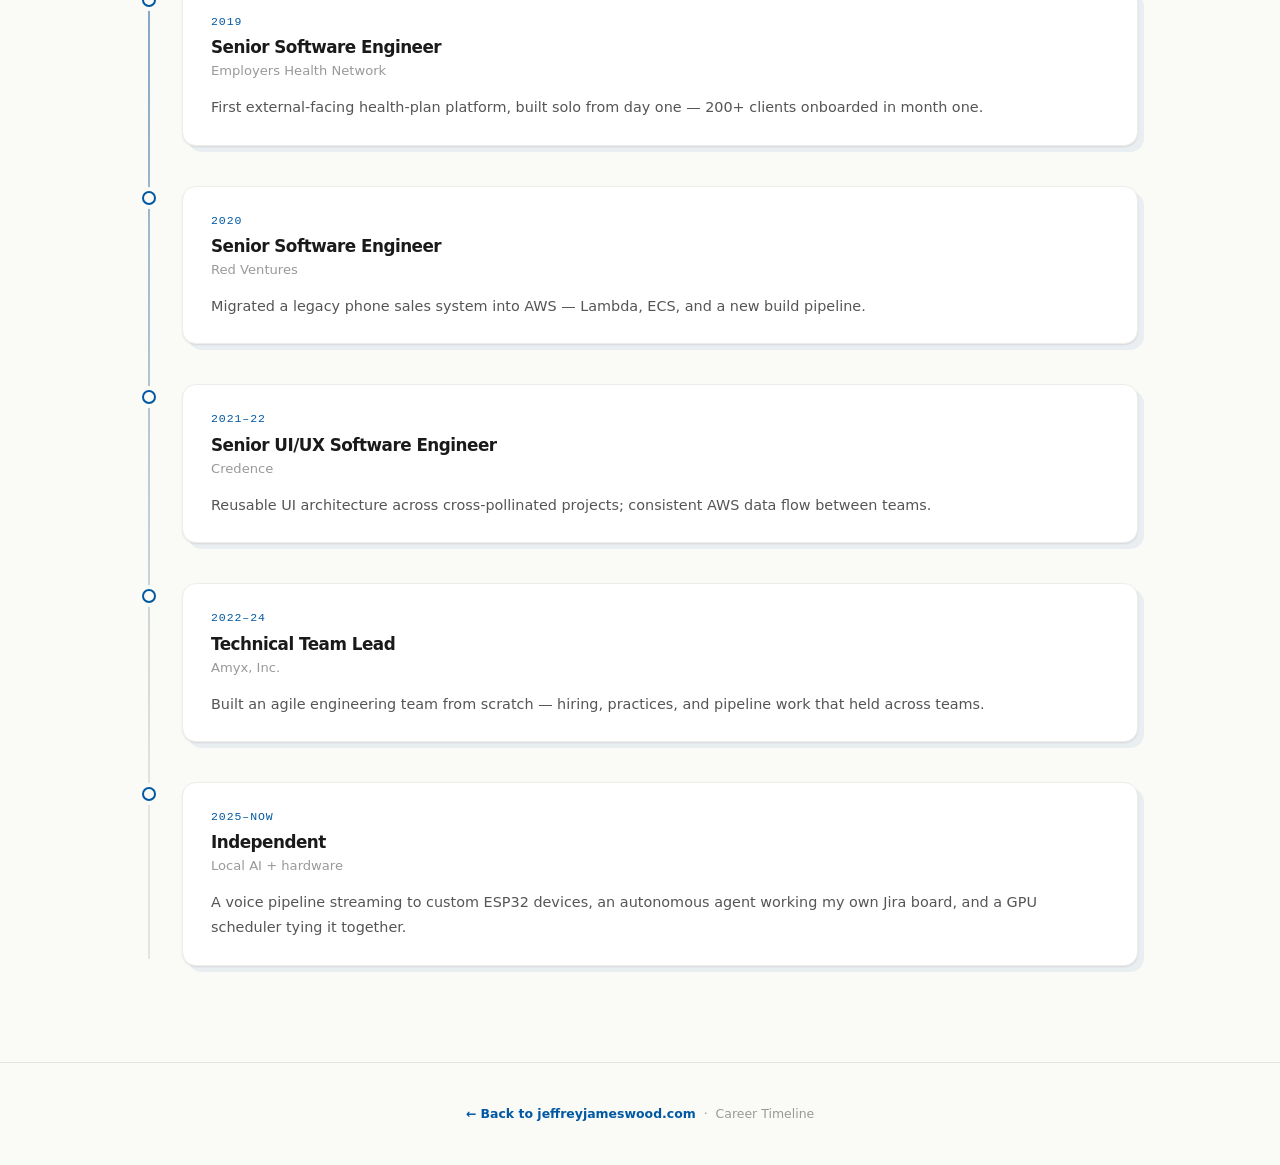
<file: timeline.html>
<!DOCTYPE html>
<html lang="en">

<head>
  <meta charset="UTF-8">
  <meta name="viewport" content="width=device-width, initial-scale=1.0">
  <meta name="description"
    content="Jeffrey James Wood — Career Timeline. Twenty years from controls programming to local AI infrastructure.">
  <title>Jeffrey James Wood — Career Timeline</title>
  <link rel="stylesheet" href="css/main.css">
  <style>
    body.page-timeline .nav-logo .nav-logo-sub {
      font-weight: 600;
      color: var(--text-2);
    }

    body.page-timeline .nav-links a.active {
      color: var(--text);
      font-weight: 600;
    }

    body.page-timeline .nav-links a.active::after {
      width: 100%;
    }

    .timeline-hero {
      padding: calc(var(--nav-h) + 4.5rem) var(--pad) 3rem;
      max-width: 1060px;
      margin: 0 auto;
    }

    .timeline-hero .hero-eyebrow {
      font-family: var(--mono);
      font-size: 0.72rem;
      letter-spacing: 0.18em;
      text-transform: uppercase;
      color: var(--blue);
      margin-bottom: 1.25rem;
      display: flex;
      align-items: center;
      gap: 0.6rem;
    }

    .timeline-hero .hero-eyebrow::before {
      content: '';
      width: 1.75rem;
      height: 2px;
      background: var(--blue);
      border-radius: 2px;
    }

    .timeline-hero h1 {
      font-size: clamp(2.2rem, 5vw, 3.5rem);
      margin-bottom: 1rem;
    }

    .timeline-hero .hero-sub {
      font-size: clamp(0.95rem, 1.8vw, 1.05rem);
      color: var(--text-2);
      max-width: 560px;
      line-height: 1.75;
    }

    .timeline-page-wrap {
      max-width: 1060px;
      margin: 0 auto;
      padding: 0 var(--pad) 6rem;
    }

    .timeline-footer {
      border-top: 1px solid var(--border);
      padding: 2.5rem var(--pad);
      text-align: center;
      font-size: 0.78rem;
      color: var(--text-3);
    }

    .timeline-footer a {
      color: var(--blue);
      text-decoration: none;
      font-weight: 600;
    }

    .timeline-footer a:hover {
      text-decoration: underline;
    }
  </style>
</head>

<body class="page-timeline">

  <!-- NAV (matches index structure / main.css) -->
  <nav id="nav" class="nav">
    <div class="container nav-inner">
      <a class="nav-logo" href="index.html">JJW<span class="nav-logo-sub"> / Timeline</span></a>
      <button class="nav-toggle" type="button" aria-label="Menu">
        <span></span><span></span><span></span>
      </button>
      <div class="nav-links">
        <a href="index.html">Home</a>
        <a href="portfolio.html">Portfolio</a>
        <a href="timeline.html" class="active">Timeline</a>
        <a href="index.html#contact">Contact</a>
      </div>
    </div>
  </nav>

  <!-- HERO -->
  <section class="timeline-hero">
    <p class="hero-eyebrow">Career — 2004–Present</p>
    <h1>Twenty years, one thread.</h1>
    <p class="hero-sub">From controls programming on HVAC building systems to local AI infrastructure running on my own hardware — the roles in between.</p>
  </section>

  <div class="timeline-page-wrap">
    <div class="timeline-track" id="timeline-root"></div>
  </div>

  <!-- FOOTER -->
  <footer class="timeline-footer">
    <a href="index.html">← Back to jeffreyjameswood.com</a>
    &nbsp;·&nbsp; Career Timeline
  </footer>

  <script type="module">
    import { DEFAULT_CONTENT } from './js/config.js';

    const root = document.getElementById('timeline-root');
    root.innerHTML = DEFAULT_CONTENT.timeline.entries
      .map(
        (e) => `
      <div class="timeline-entry">
        <div class="timeline-dot"></div>
        <div class="timeline-card">
          <div class="timeline-year">${e.year}</div>
          <h3 class="timeline-role">${e.title}</h3>
          <div class="timeline-org">${e.org}</div>
          <p class="timeline-desc">${e.description}</p>
        </div>
      </div>`,
      )
      .join('');
  </script>
</body>

</html>
</file>
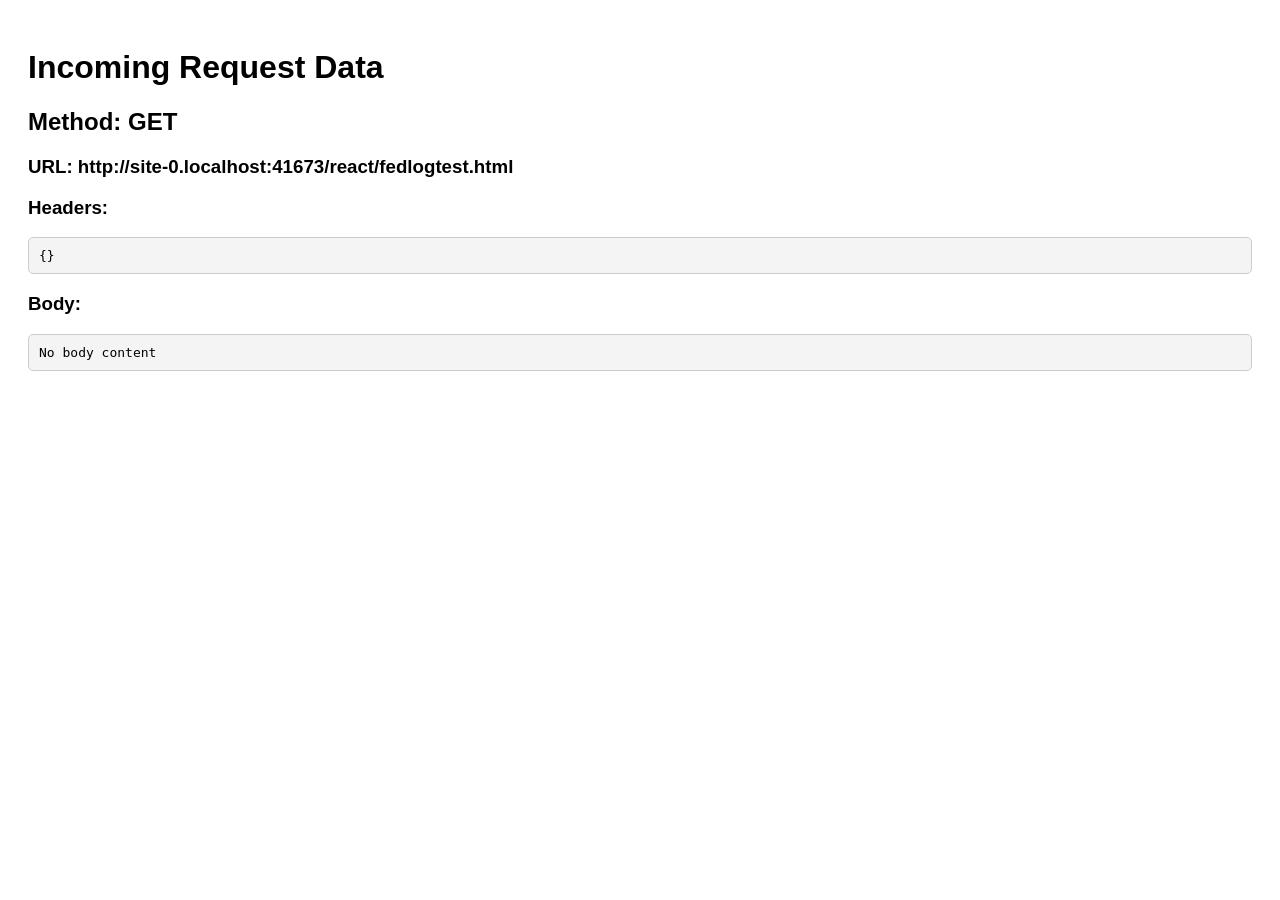
<file: react/fedlogtest.html>
<!DOCTYPE html>
<html lang="en">
<head>
    <meta charset="UTF-8">
    <meta name="viewport" content="width=device-width, initial-scale=1.0">
    <title>Display Incoming Request</title>
    <style>
        body {
            font-family: Arial, sans-serif;
            padding: 20px;
        }
        pre {
            background-color: #f4f4f4;
            padding: 10px;
            border: 1px solid #ccc;
            border-radius: 5px;
        }
    </style>
</head>
<body>
    <h1>Incoming Request Data</h1>
    <div id="request-data">
        <p>Loading...</p>
    </div>

    <script>
        // Function to display request data
        function displayRequestData(method, url, headers, body) {
            const requestDataDiv = document.getElementById('request-data');
            requestDataDiv.innerHTML = `
                <h2>Method: ${method}</h2>
                <h3>URL: ${url}</h3>
                <h3>Headers:</h3>
                <pre>${JSON.stringify(headers, null, 2)}</pre>
                <h3>Body:</h3>
                <pre>${body ? JSON.stringify(body, null, 2) : 'No body content'}</pre>
            `;
        }

        // Capture and display incoming request
        window.addEventListener('load', function() {
            const method = new URLSearchParams(window.location.search).get('_method') || 'GET';
            const url = window.location.href;
            const headers = Object.fromEntries(new URLSearchParams(window.location.search).entries());
            let body = null;

            if (method === 'POST') {
                fetch(url, { method: 'POST' })
                    .then(response => response.json())
                    .then(data => {
                        body = data;
                        displayRequestData(method, url, headers, body);
                    })
                    .catch(error => console.error('Error:', error));
            } else {
                displayRequestData(method, url, headers, body);
            }
        });
    </script>
</body>
</html>
</file>
<file: css/main.css>
/* ═══════════════════════════════════════════
   CUSTOM PROPERTIES — IKEA-inspired palette
   ═══════════════════════════════════════════ */
:root {
  --bg: #fafaf7;
  --bg-alt: #f2f0eb;
  --bg-card: #ffffff;
  --blue: #0058a3;
  --blue-dark: #003d73;
  --blue-light: #e6eff7;
  --blue-soft: rgba(0, 88, 163, 0.07);
  --yellow: #ffda1a;
  --yellow-soft: rgba(255, 218, 26, 0.18);
  --text: #1a1a1a;
  --text-2: #555555;
  --text-3: #999999;
  --border: #e5e3de;
  --border-light: #eeedea;
  --success: #3a9a5c;
  --warning: #d09c2c;
  --error: #c54b4b;
  --radius-sm: 6px;
  --radius-md: 14px;
  --radius-lg: 22px;
  --font: 'Segoe UI', system-ui, -apple-system, BlinkMacSystemFont, sans-serif;
  --mono: 'SF Mono', 'Cascadia Code', 'Fira Code', Consolas, 'Liberation Mono', Menlo, monospace;
  --section-gap: clamp(5rem, 12vw, 9rem);
  --container: 1060px;
  --pad: clamp(1.25rem, 4vw, 2rem);
  --nav-h: 64px;
  --shadow-sm: 0 1px 3px rgba(0,0,0,0.04), 0 1px 2px rgba(0,0,0,0.06);
  --shadow-md: 0 4px 6px rgba(0,0,0,0.03), 0 12px 24px rgba(0,0,0,0.04);
  --shadow-lg: 0 12px 28px rgba(0,0,0,0.06), 0 32px 56px rgba(0,0,0,0.03);
  --shadow-offset: 6px 6px 0 var(--blue-soft);
  --shadow-offset-lg: 10px 10px 0 var(--blue-soft);
}

/* ═══════════════════════════════════════════
   RESET & BASE
   ═══════════════════════════════════════════ */
*, *::before, *::after { box-sizing: border-box; margin: 0; padding: 0; }
html { scroll-behavior: smooth; scroll-padding-top: calc(var(--nav-h) + 2rem); }
body {
  font-family: var(--font);
  font-weight: var(--body-weight, 400);
  /* Axes a face doesn't have are ignored, so these only shape the variable
     faces and every system stack renders as before. */
  font-variation-settings: "CASL" var(--casl, 0), "MONO" var(--mono, 0), "slnt" var(--slnt, 0);
  background: var(--bg);
  color: var(--text);
  line-height: var(--body-leading, 1.75);
  -webkit-font-smoothing: antialiased;
  overflow-x: hidden;
  padding-bottom: var(--tl-h, 0px);
}
a { color: inherit; text-decoration: none; }
button { font-family: inherit; cursor: pointer; border: none; background: none; color: inherit; }
img { max-width: 100%; display: block; }

/* dot-grid texture */
body::before {
  content: '';
  position: fixed; inset: 0;
  pointer-events: none;
  z-index: -1;
  background-image: radial-gradient(circle, rgba(0,0,0,0.04) 1px, transparent 1px);
  background-size: 22px 22px;
}

/* accent line (left edge) */
body::after {
  content: '';
  position: fixed; left: 0; top: 0; bottom: 0;
  width: 3px;
  background: linear-gradient(180deg, transparent, var(--blue) 25%, var(--yellow) 75%, transparent);
  z-index: 9999;
  pointer-events: none;
  opacity: 0.35;
}

/* ═══════════════════════════════════════════
   LAYOUT & TYPOGRAPHY
   ═══════════════════════════════════════════ */
.container { max-width: var(--container); margin: 0 auto; padding: 0 var(--pad); }
body:not(.page-portfolio) section { padding: var(--section-gap) 0; }
h1, h2, h3 {
  font-family: var(--font-display, var(--font));
  font-weight: var(--display-weight, 700);
  line-height: 1.12;
  letter-spacing: var(--display-tracking, -0.03em);
  text-transform: var(--display-case, none);
  font-stretch: var(--display-width, 100%);
  color: var(--text);
}
h1 { font-size: var(--h1-size, clamp(2.8rem, 7vw, 5.5rem)); }
h2 { font-size: var(--h2-size, clamp(1.8rem, 4vw, 2.8rem)); }
h3 { font-size: var(--h3-size, 1.15rem); }

.section-label {
  font-family: var(--mono);
  font-size: 0.72rem;
  letter-spacing: 0.12em;
  text-transform: uppercase;
  color: var(--blue);
  display: flex; align-items: center; gap: 0.75rem;
  margin-bottom: 1rem;
}
.section-label::before { content: ''; width: 2rem; height: 2px; background: var(--blue); border-radius: 2px; }

/* ═══════════════════════════════════════════
   BUTTONS
   ═══════════════════════════════════════════ */
.btn {
  display: inline-flex; align-items: center; gap: 0.5rem;
  padding: 0.85rem 2rem; border-radius: var(--radius-sm);
  font-size: 0.88rem; font-weight: 600; transition: all 0.3s; cursor: pointer;
}
.btn-primary { background: var(--blue); color: #fff; box-shadow: var(--shadow-sm); }
.btn-primary:hover { background: var(--blue-dark); box-shadow: var(--shadow-md); transform: translateY(-1px); }
.btn-outline { background: transparent; color: var(--text-2); border: 1.5px solid var(--border); }
.btn-outline:hover { border-color: var(--blue); color: var(--blue); }
.btn-sm { padding: 0.45rem 1rem; font-size: 0.78rem; }

/* ═══════════════════════════════════════════
   NAVIGATION
   ═══════════════════════════════════════════ */
.nav {
  position: fixed; top: 0; left: 0; right: 0;
  height: var(--nav-h); z-index: 1000;
  transition: background 0.35s, box-shadow 0.35s, top 0.3s;
  background: transparent;
}
.nav.scrolled {
  background: rgba(250,250,247,0.92);
  backdrop-filter: blur(14px); -webkit-backdrop-filter: blur(14px);
  box-shadow: 0 1px 0 var(--border);
}
.nav-inner { display: flex; align-items: center; justify-content: space-between; height: 100%; }
.nav-logo { font-weight: 800; font-size: 1.2rem; color: var(--blue); letter-spacing: -0.02em; }
.nav-links { display: flex; align-items: center; gap: 2rem; }
.nav-links a { font-size: 0.85rem; color: var(--text-2); transition: color 0.25s; position: relative; }
.nav-links a:hover { color: var(--text); }
.nav-links a::after {
  content: ''; position: absolute; bottom: -4px; left: 0;
  width: 0; height: 2px; background: var(--blue); border-radius: 2px; transition: width 0.3s;
}
.nav-links a:hover::after { width: 100%; }
.nav-toggle { display: none; flex-direction: column; gap: 5px; padding: 4px; }
.nav-toggle span { width: 22px; height: 2px; background: var(--text-2); border-radius: 2px; transition: all 0.3s; }
.nav.open .nav-toggle span:nth-child(1) { transform: rotate(45deg) translate(5px,5px); }
.nav.open .nav-toggle span:nth-child(2) { opacity: 0; }
.nav.open .nav-toggle span:nth-child(3) { transform: rotate(-45deg) translate(5px,-5px); }

/* ═══════════════════════════════════════════
   HERO — abstract shapes + shadows
   ═══════════════════════════════════════════ */
#hero {
  min-height: calc(100vh - var(--nav-h));
  display: flex; align-items: center;
  position: relative; overflow: hidden;
}
.hero-shapes { position: absolute; inset: 0; pointer-events: none; overflow: hidden; }
.hero-shape { position: absolute; }
.hero-shape-circle {
  width: clamp(300px,40vw,520px); height: clamp(300px,40vw,520px);
  border-radius: 50%;
  background: var(--blue-light);
  top: -8%; right: -6%;
  box-shadow: 20px 20px 0 color-mix(in srgb, var(--blue) 6%, transparent);
  animation: shape-float 18s ease-in-out infinite;
}
.hero-shape-rect {
  width: clamp(80px,10vw,130px); height: clamp(80px,10vw,130px);
  background: var(--yellow-soft); border-radius: 8px;
  bottom: 18%; right: 18%;
  transform: rotate(12deg);
  box-shadow: 8px 8px 0 color-mix(in srgb, var(--yellow) 25%, transparent);
  animation: shape-float 22s ease-in-out infinite; animation-delay: -8s;
}
.hero-shape-line {
  width: 180px; height: 3px;
  background: var(--blue); border-radius: 3px;
  opacity: 0.1; top: 35%; left: -30px;
  transform: rotate(-25deg);
}
.hero-shape-dot {
  width: 14px; height: 14px;
  background: var(--yellow); border-radius: 50%;
  bottom: 30%; left: 12%;
  box-shadow: 4px 4px 0 color-mix(in srgb, var(--blue) 10%, transparent);
  opacity: 0.6;
}
.hero-inner { position: relative; z-index: 1; max-width: 640px; }
.hero-tag {
  display: inline-block;
  font-family: var(--mono); font-size: 0.72rem; letter-spacing: 0.1em; text-transform: uppercase;
  color: var(--blue); background: var(--blue-light);
  border: 1px solid color-mix(in srgb, var(--blue) 12%, transparent);
  padding: 0.35rem 0.9rem; border-radius: 100px; margin-bottom: 1.5rem;
}
.hero-name span { display: block; }
.hero-name span:first-child { color: var(--text-2); font-weight: 300; font-size: 0.5em; letter-spacing: 0.01em; }
.hero-subtitle {
  font-size: clamp(1rem,2.2vw,1.2rem); color: var(--text-2);
  line-height: var(--body-leading, 1.75); margin: 1.5rem 0 2.5rem; max-width: 500px;
}
.hero-ctas { display: flex; gap: 1rem; flex-wrap: wrap; }

/* ═══════════════════════════════════════════
   ABOUT
   ═══════════════════════════════════════════ */
#about { background: var(--bg-alt); }
.about-grid { display: grid; grid-template-columns: 1fr 1fr; gap: 3.5rem; margin-top: 2rem; }
.about-bio p { color: var(--text-2); margin-bottom: 1.25rem; font-size: 0.95rem; }
.about-bio p:last-of-type { margin-bottom: 0; }
.paragraph-wrap { position: relative; }
.para-delete { position: absolute; top: 0; right: -2rem; width: 22px; height: 22px; font-size: 0.85rem; }
.skills-wrap h3 {
  font-size: 0.78rem; color: var(--text-3); text-transform: uppercase;
  letter-spacing: 0.08em; font-family: var(--mono); margin-bottom: 1rem;
}
.skills-grid { display: flex; flex-wrap: wrap; gap: 0.5rem; }
.skill-chip {
  font-family: var(--mono); font-size: 0.75rem;
  padding: 0.45rem 1rem; border-radius: 100px;
  background: var(--bg-card); border: 1px solid var(--border); color: var(--text-2);
  box-shadow: 2px 2px 0 var(--blue-soft);
  transition: all 0.25s;
}
.skill-chip:hover {
  border-color: var(--blue); color: var(--blue);
  box-shadow: 3px 3px 0 color-mix(in srgb, var(--blue) 10%, transparent);
  transform: translate(-1px,-1px);
}
.stats-row { display: none; grid-template-columns: repeat(3,1fr); gap: 1.5rem; margin-top: 3.5rem; }
.stat-card {
  background: var(--bg-card); border: 1px solid var(--border-light);
  border-radius: var(--radius-md); padding: 1.75rem; text-align: center;
  position: relative;
  box-shadow: var(--shadow-sm), var(--shadow-offset);
  transition: box-shadow 0.4s, transform 0.4s;
}
.stat-card:hover { transform: translate(-2px,-2px); box-shadow: var(--shadow-md), var(--shadow-offset-lg); }
.stat-number { font-family: var(--mono); font-size: 2.2rem; font-weight: 700; color: var(--blue); letter-spacing: -0.02em; }
.stat-label { font-size: 0.8rem; color: var(--text-3); margin-top: 0.2rem; }

/* ═══════════════════════════════════════════
   TIMELINE — sticky ticker rail, docked to the bottom of the viewport.
   body.tl-h reserves the strip's height so page content never runs under it;
   set from JS once the rendered rail's real height is known (font/density
   vary with the active genome, so a fixed guess would drift).
   ═══════════════════════════════════════════ */
#timeline {
  position: fixed; left: 0; right: 0; bottom: 0;
  z-index: 900;
  padding: 0.9rem 0 !important;
  background: var(--bg-alt);
  border-top: 1px solid var(--border-light);
}
.tl-rail-inner {
  display: flex; align-items: center; gap: 1.25rem;
  padding: 0 var(--pad);
}
.tl-rail-label {
  font-family: var(--mono); font-size: 0.66rem; letter-spacing: 0.1em;
  text-transform: uppercase; color: var(--text-3); flex-shrink: 0;
}
.tl-rail-viewport {
  flex: 1; min-width: 0; overflow: hidden;
  -webkit-mask-image: linear-gradient(90deg, transparent, #000 4%, #000 96%, transparent);
  mask-image: linear-gradient(90deg, transparent, #000 4%, #000 96%, transparent);
}
.tl-rail-track {
  display: inline-flex; align-items: baseline; gap: 0.6rem;
  white-space: nowrap; width: max-content;
  animation: tl-ticker 42s linear infinite;
}
.tl-rail-viewport:hover .tl-rail-track { animation-play-state: paused; }
.tl-chip { display: inline-flex; align-items: baseline; gap: 0.4rem; }
.tl-chip-year { font-family: var(--mono); font-size: 0.7rem; color: var(--blue); }
.tl-chip-role { font-size: 0.8rem; color: var(--text-2); font-weight: 600; }
.tl-chip-org { font-family: var(--mono); font-size: 0.7rem; color: var(--text-3); }
.tl-chip-sep { color: var(--border); font-size: 0.75rem; flex-shrink: 0; }
.tl-rail-link {
  font-family: var(--mono); font-size: 0.7rem; color: var(--blue);
  flex-shrink: 0; white-space: nowrap; transition: color 0.2s;
}
.tl-rail-link:hover { color: var(--blue-dark); }

@keyframes tl-ticker {
  from { transform: translateX(0); }
  to   { transform: translateX(-50%); }
}

@media (prefers-reduced-motion: reduce) {
  .tl-rail-track { animation: none; }
}

@media (max-width: 640px) {
  .tl-rail-label { display: none; }
  .tl-chip-org { display: none; }
}

/* ═══════════════════════════════════════════
   TIMELINE — full page (timeline.html)
   ═══════════════════════════════════════════ */
.timeline-track {
  position: relative;
  margin-top: 3rem;
  padding-left: 2.5rem;
}
.timeline-track::before {
  content: '';
  position: absolute;
  top: 0.4rem; bottom: 0.4rem; left: 6px;
  width: 2px;
  background: linear-gradient(180deg, var(--blue), var(--border) 92%);
}
.timeline-entry { position: relative; padding-bottom: 2.5rem; }
.timeline-entry:last-child { padding-bottom: 0; }
.timeline-dot {
  position: absolute; top: 0.35rem; left: -2.5rem;
  width: 14px; height: 14px; border-radius: 50%;
  background: var(--bg); border: 2px solid var(--blue);
  box-shadow: 0 0 0 4px var(--bg);
}
.timeline-entry:first-child .timeline-dot { background: var(--blue); }
.timeline-card {
  background: var(--bg-card); border: 1px solid var(--border-light);
  border-radius: var(--radius-md); padding: 1.5rem 1.75rem;
  box-shadow: var(--shadow-sm), var(--shadow-offset);
  transition: box-shadow 0.4s, transform 0.4s;
}
.timeline-card:hover { transform: translate(-2px,-2px); box-shadow: var(--shadow-md), var(--shadow-offset-lg); }
.timeline-year {
  font-family: var(--mono); font-size: 0.72rem; letter-spacing: 0.08em;
  color: var(--blue); text-transform: uppercase; margin-bottom: 0.4rem;
}
.timeline-role { font-size: 1.05rem; margin-bottom: 0.2rem; }
.timeline-org { font-size: 0.82rem; color: var(--text-3); margin-bottom: 0.75rem; }
.timeline-desc { font-size: 0.9rem; color: var(--text-2); }

@media (max-width: 768px) {
  .timeline-track { padding-left: 1.75rem; }
  .timeline-dot { left: -1.75rem; }
}

body.dark .timeline-dot { box-shadow: 0 0 0 4px var(--bg); }

/* ═══════════════════════════════════════════
   CONTACT — IKEA blue
   ═══════════════════════════════════════════ */
#contact { background: var(--blue); color: #fff; }
#contact .container { text-align: center; max-width: 520px; }
#contact .section-label { color: var(--yellow); }
#contact .section-label::before { background: var(--yellow); }
#contact h2 { color: #fff; }
.contact-desc { color: rgba(255,255,255,0.75); font-size: 0.95rem; margin: 1rem 0 2rem; }
.contact-links { display: flex; gap: 1rem; justify-content: center; flex-wrap: wrap; }
#contact .btn-primary {
  background: var(--yellow); color: var(--text);
  box-shadow: 4px 4px 0 rgba(0,0,0,0.15);
}
#contact .btn-primary:hover {
  background: #ffe54c;
  box-shadow: 6px 6px 0 rgba(0,0,0,0.18);
  transform: translate(-1px,-1px);
}
#contact .btn-outline {
  color: rgba(255,255,255,0.85);
  border-color: rgba(255,255,255,0.35);
}
#contact .btn-outline:hover {
  color: #fff;
  border-color: var(--yellow);
}

/* ═══════════════════════════════════════════
   FOOTER
   ═══════════════════════════════════════════ */
#footer { padding: 3rem 0; text-align: center; font-size: 0.8rem; color: var(--text-3); border-top: 1px solid var(--border); }

/* ═══════════════════════════════════════════
   SCROLL ANIMATIONS
   ═══════════════════════════════════════════ */
.anim { opacity: 0; transform: translateY(28px); transition: opacity 0.75s cubic-bezier(0.16,1,0.3,1), transform 0.75s cubic-bezier(0.16,1,0.3,1); }
.anim.visible { opacity: 1; transform: translateY(0); }
.anim-delay-1 { transition-delay: 0.08s; }
.anim-delay-2 { transition-delay: 0.16s; }
.anim-delay-3 { transition-delay: 0.24s; }
.anim-delay-4 { transition-delay: 0.32s; }

@keyframes shape-float {
  0%, 100% { transform: translate(0,0); }
  33% { transform: translate(-8px,12px); }
  66% { transform: translate(6px,-8px); }
}
@keyframes pulse-dot { 0%, 100% { opacity: 1; } 50% { opacity: 0.4; } }

/* ═══════════════════════════════════════════
   RESPONSIVE
   ═══════════════════════════════════════════ */
@media (max-width: 768px) {
  .nav-toggle { display: flex; }
  .nav-links {
    position: fixed; inset: 0; top: var(--nav-h);
    background: rgba(250,250,247,0.97); backdrop-filter: blur(20px); -webkit-backdrop-filter: blur(20px);
    flex-direction: column; justify-content: center; align-items: center; gap: 2rem;
    opacity: 0; pointer-events: none; transition: opacity 0.3s;
  }
  .nav.open .nav-links { opacity: 1; pointer-events: auto; }
  .nav-links a { font-size: 1.2rem; }
  .about-grid { grid-template-columns: 1fr; }
  .stats-row { display:none;grid-template-columns: 1fr; gap: 1rem; }
  .hero-shape-rect { display: none; }
}
@media (max-width: 480px) {
  h1 { font-size: clamp(2.2rem,10vw,3rem); }
  .hero-ctas { flex-direction: column; }
  .hero-ctas .btn { width: 100%; justify-content: center; }
  .hero-shape-circle { width: 220px; height: 220px; top: -60px; right: -60px; }
}

/* ═══════════════════════════════════════════
   EDIT MODE
   ═══════════════════════════════════════════ */
body.edit-mode { padding-top: 48px; }
body.edit-mode .nav { top: 48px; }
body.edit-mode [contenteditable='plaintext-only'],
body.edit-mode [contenteditable='true'] {
  outline: 1.5px dashed color-mix(in srgb, var(--blue) 30%, transparent); outline-offset: 4px;
  border-radius: 3px; transition: outline-color 0.2s, background 0.2s;
  min-width: 20px; min-height: 1em;
}
body.edit-mode [contenteditable]:hover { outline-color: color-mix(in srgb, var(--blue) 50%, transparent); }
body.edit-mode [contenteditable]:focus { outline: 2px solid var(--blue); outline-offset: 4px; background: color-mix(in srgb, var(--blue) 3%, transparent); }
body.edit-mode #contact [contenteditable] { outline-color: color-mix(in srgb, var(--yellow) 35%, transparent); }
body.edit-mode #contact [contenteditable]:hover { outline-color: color-mix(in srgb, var(--yellow) 60%, transparent); }
body.edit-mode #contact [contenteditable]:focus { outline-color: var(--yellow); background: color-mix(in srgb, var(--yellow) 6%, transparent); }
.edit-only { display: none !important; }
body.edit-mode .edit-only { display: inline-flex !important; }

/* admin toolbar */
.admin-toolbar {
  position: fixed; top: 0; left: 0; right: 0; height: 48px; z-index: 10000;
  background: #0a1628; border-bottom: 2px solid var(--blue);
  padding: 0 1.5rem; display: flex; align-items: center; gap: 1rem;
  font-family: var(--mono); font-size: 0.75rem; color: #ccc;
  box-shadow: 0 4px 24px rgba(0,0,0,0.3);
}
.toolbar-status { display: flex; align-items: center; gap: 0.5rem; color: var(--success); margin-right: auto; }
.toolbar-dot { width: 7px; height: 7px; border-radius: 50%; background: var(--success); animation: pulse-dot 2s infinite; }
.toolbar-btn {
  padding: 0.35rem 0.8rem; border-radius: 4px; font-size: 0.72rem; font-family: var(--mono);
  background: rgba(255,255,255,0.08); border: 1px solid rgba(255,255,255,0.12); color: #aaa; transition: all 0.2s;
}
.toolbar-btn:hover { background: rgba(255,255,255,0.14); color: #fff; }
.toolbar-btn.danger { color: #e87070; }
.toolbar-btn.danger:hover { background: rgba(232,112,112,0.15); }
.toolbar-btn.exit { background: var(--blue); border-color: var(--blue); color: #fff; }
.toolbar-btn.exit:hover { background: #0068c0; }

/* edit controls */
.card-delete {
  position: absolute; top: 0.75rem; right: 0.75rem;
  width: 26px; height: 26px; border-radius: 50%;
  background: rgba(197,75,75,0.1); border: 1px solid rgba(197,75,75,0.25);
  color: var(--error); font-size: 1rem;
  display: flex; align-items: center; justify-content: center;
  transition: all 0.2s; z-index: 2;
}
.card-delete:hover { background: rgba(197,75,75,0.2); }
.chip-delete { margin-left: 0.3rem; font-size: 0.65rem; color: var(--error); cursor: pointer; opacity: 0.6; }
.chip-delete:hover { opacity: 1; }
.add-btn {
  font-family: var(--mono); font-size: 0.75rem;
  padding: 0.4rem 0.85rem; border-radius: 100px;
  border: 1.5px dashed var(--border); color: var(--text-3);
  background: transparent; transition: all 0.2s;
}
.add-btn:hover { border-color: var(--blue); color: var(--blue); }

/* save toast */
.save-toast {
  position: fixed; bottom: calc(var(--tl-h, 0px) + 1.5rem); left: 50%; transform: translateX(-50%);
  padding: 0.5rem 1.2rem; border-radius: 100px;
  font-family: var(--mono); font-size: 0.72rem; z-index: 10002;
  transition: opacity 0.3s; opacity: 0; pointer-events: none;
}
.save-toast.show { opacity: 1; }
.save-toast.saving { background: rgba(208,156,44,0.12); border: 1px solid rgba(208,156,44,0.3); color: var(--warning); }
.save-toast.saved { background: rgba(58,154,92,0.12); border: 1px solid rgba(58,154,92,0.3); color: var(--success); }
.save-toast.error { background: rgba(197,75,75,0.12); border: 1px solid rgba(197,75,75,0.3); color: var(--error); }

/* gear button */
.edit-gear {
  /* Clears the fixed timeline rail sitting at the bottom of the viewport. */
  position: fixed; bottom: calc(var(--tl-h, 0px) + 1.5rem); right: 1.5rem;
  width: 36px; height: 36px;
  display: flex; align-items: center; justify-content: center;
  background: rgba(0,0,0,0.03); border: 1px solid rgba(0,0,0,0.06);
  border-radius: 50%; font-size: 0.95rem; color: var(--text-3);
  opacity: 0.2; transition: opacity 0.3s, background 0.3s; z-index: 100;
}
.edit-gear:hover { opacity: 0.6; background: rgba(0,0,0,0.05); }
body.edit-mode .edit-gear { display: none !important; }

/* ═══════════════════════════════════════════
   DRAG POSITIONING (edit mode)
   ═══════════════════════════════════════════ */

/* Apply drag offset via the independent translate property.
   Composes with existing transform (animations, hover, etc.) */
[data-pos-key] { translate: var(--drag-x, 0) var(--drag-y, 0); }

/* Ensure draggable elements have relative positioning for handle placement */
body.edit-mode [data-pos-key] { position: relative; }

/* Drag handle — hidden by default, appears on hover */
.drag-handle {
  position: absolute;
  top: -4px;
  left: -26px;
  width: 20px;
  height: 20px;
  display: flex;
  align-items: center;
  justify-content: center;
  font-size: 0.85rem;
  color: var(--text-3);
  background: var(--bg-card);
  border: 1px solid var(--border);
  border-radius: 4px;
  cursor: grab;
  opacity: 0;
  transition: opacity 0.15s, box-shadow 0.15s;
  z-index: 10;
  pointer-events: auto;
  box-shadow: var(--shadow-sm);
  line-height: 1;
  padding: 0;
}
body.edit-mode [data-pos-key]:hover > .drag-handle,
body.edit-mode .drag-handle:hover { opacity: 1; }
.drag-handle:hover { color: var(--blue); border-color: var(--blue); box-shadow: var(--shadow-md); }
.drag-handle:active { cursor: grabbing; }

/* While dragging */
body.dragging { cursor: grabbing !important; user-select: none; }
body.dragging * { cursor: grabbing !important; }
[data-pos-key].is-dragging { opacity: 0.85; z-index: 1000; }
body.edit-mode [data-pos-key].is-dragging { outline: 2px solid var(--blue) !important; outline-offset: 6px; }

/* Hero shapes: re-enable pointer events for dragging */
body.edit-mode .hero-shape[data-pos-key] { pointer-events: auto; }

/* Contact section: handle colors on dark background */
body.edit-mode #contact .drag-handle {
  background: rgba(255,255,255,0.1); border-color: rgba(255,255,255,0.2); color: rgba(255,255,255,0.5);
}
body.edit-mode #contact .drag-handle:hover { color: var(--yellow); border-color: var(--yellow); }

/* Skill chip handle: smaller, centered */
body.edit-mode .skill-chip > .drag-handle {
  top: 50%; left: -20px; transform: translateY(-50%);
  width: 16px; height: 16px; font-size: 0.65rem;
}

/* Nav handles */
body.edit-mode .nav [data-pos-key] > .drag-handle {
  top: 50%; left: -22px; transform: translateY(-50%);
}

/* Reset Layout toolbar button */
.toolbar-btn.layout-reset { color: var(--warning); }
.toolbar-btn.layout-reset:hover { background: rgba(208,156,44,0.15); }

/* ═══════════════════════════════════════════
   DARK MODE
   ═══════════════════════════════════════════
   Colors are no longer hardcoded here: dark-mode.js re-derives whichever
   genome is active (the default site's or a generated variant's) through
   genomeToCSS with dark flipped, and writes the result as inline :root
   properties, which these class rules can't outrank anyway. What's left here
   is layout/decoration that isn't expressed as a custom property. */
body.dark::before {
  background-image: radial-gradient(circle, rgba(255,255,255,0.025) 1px, transparent 1px);
}
body.dark .nav.scrolled {
  background: color-mix(in srgb, var(--bg) 92%, transparent);
  box-shadow: 0 1px 0 var(--border);
}
body.dark .hero-shape-circle { box-shadow: 20px 20px 0 var(--blue-soft); }
body.dark .hero-shape-rect { box-shadow: 8px 8px 0 var(--yellow-soft); }
body.dark .hero-shape-dot { opacity: 0.3; }
body.dark .hero-tag { border-color: color-mix(in srgb, var(--blue) 20%, transparent); }
body.dark .skill-chip { box-shadow: 2px 2px 0 var(--blue-soft); }
body.dark .skill-chip:hover { box-shadow: 3px 3px 0 var(--blue-soft); }
body.dark .edit-gear {
  background: rgba(255,255,255,0.04);
  border-color: rgba(255,255,255,0.08);
}
@media (max-width: 768px) {
  body.dark .nav-links { background: rgba(15,18,25,0.97); }
}

/* dark mode toggle */
.dark-toggle {
  /* Clears the fixed timeline rail sitting at the bottom of the viewport. */
  position: fixed; bottom: calc(var(--tl-h, 0px) + 1.5rem); right: 4rem;
  width: 36px; height: 36px;
  display: flex; align-items: center; justify-content: center;
  background: rgba(0,0,0,0.03); border: 1px solid rgba(0,0,0,0.06);
  border-radius: 50%; font-size: 1.05rem; color: var(--text-3);
  opacity: 0.5; transition: opacity 0.3s, background 0.3s, color 0.3s;
  z-index: 100; cursor: pointer;
}
.dark-toggle:hover { opacity: 0.9; background: rgba(0,0,0,0.06); }
body.dark .dark-toggle {
  background: rgba(255,255,255,0.05); border-color: rgba(255,255,255,0.1);
  color: var(--yellow);
}

/* ═══════════════════════════════════════════
   PARTICLE CANVAS
   ═══════════════════════════════════════════ */
#hero-particles {
  position: absolute; inset: 0;
  width: 100%; height: 100%;
  pointer-events: none; z-index: 0;
}

/* ═══════════════════════════════════════════
   PARALLAX — hero shape composition
   ═══════════════════════════════════════════ */
.hero-shape[data-pos-key] {
  translate: calc(var(--drag-x, 0px) + var(--parallax-x, 0px)) calc(var(--drag-y, 0px) + var(--parallax-y, 0px));
}

/* ═══════════════════════════════════════════
   TYPING CURSOR
   ═══════════════════════════════════════════ */
.hero-subtitle.typing::after {
  content: '\2502';
  color: var(--blue);
  font-weight: 300;
  animation: blink-cursor 0.7s step-end infinite;
  margin-left: 1px;
}
@keyframes blink-cursor {
  0%, 100% { opacity: 1; }
  50% { opacity: 0; }
}

/* ── structural arrangements ──────────────────────────────────────────────
   Set by js/structure-genome.js as arr-* classes on the section shells. The
   renderers emit identical markup for every arrangement; only these rules
   differ, so edit mode's [data-path] bindings are unaffected. */

#hero.arr-centered .hero-inner { max-width: 760px; margin-inline: auto; text-align: center; }
#hero.arr-centered .hero-ctas { justify-content: center; }

#hero.arr-split .hero-inner {
  max-width: none;
  display: grid;
  grid-template-columns: 1.1fr 0.9fr;
  gap: 2rem;
  align-items: center;
}
#hero.arr-split .hero-tag { grid-column: 1; justify-self: start; }
#hero.arr-split .hero-name { grid-column: 1; }
#hero.arr-split .hero-subtitle { grid-column: 2; grid-row: 2 / span 2; align-self: center; margin: 0; }
#hero.arr-split .hero-ctas { grid-column: 1; }

#hero.arr-minimal .hero-tag,
#hero.arr-minimal .hero-shapes { display: none; }
#hero.arr-minimal .hero-inner { max-width: 560px; }

#about.arr-stacked .about-grid { grid-template-columns: 1fr; gap: 2rem; }
#about.arr-skills-first .about-grid { grid-template-columns: 0.8fr 1.2fr; }
#about.arr-skills-first .about-bio { order: 2; }
#about.arr-skills-first .skills-wrap { order: 1; }
#about.arr-wide-bio .about-grid { grid-template-columns: 1.7fr 1fr; }

#contact.arr-centered .container { text-align: center; }
#contact.arr-centered .contact-links { justify-content: center; }
/* The contact section already paints its own background with light text, so
   this inset must not repaint it — a second background colour here put white
   text on a light card. Tint the existing surface instead. */
#contact.arr-banner .container {
  background: rgba(255, 255, 255, 0.08);
  border: 1px solid rgba(255, 255, 255, 0.16);
  border-radius: var(--radius-lg);
  padding: clamp(2rem, 5vw, 3.5rem);
  text-align: center;
}
#contact.arr-banner .contact-links { justify-content: center; }

body.nav-hidden .nav { display: none; }
body.nav-hidden { padding-top: 0; }
body.no-hero-shapes .hero-shapes { display: none; }

@media (max-width: 760px) {
  #hero.arr-split .hero-inner,
  #about.arr-skills-first .about-grid,
  #about.arr-wide-bio .about-grid { grid-template-columns: 1fr; }
}

/* ── generated decorative layer ───────────────────────────────────────────
   js/decor-genome.js builds .decor-shape elements inside .hero-shapes. Motion
   uses transform only; parallax and drag use translate, so the two compose
   without fighting. --amp is set per shape. */

.decor-shape { position: absolute; pointer-events: none; will-change: transform; }

@keyframes decor-float {
  0%, 100% { transform: translate(0, 0); }
  33%      { transform: translate(calc(var(--amp) * -0.5), var(--amp)); }
  66%      { transform: translate(calc(var(--amp) * 0.4), calc(var(--amp) * -0.6)); }
}
@keyframes decor-orbit {
  0%   { transform: rotate(0deg) translateX(var(--amp)) rotate(0deg); }
  100% { transform: rotate(360deg) translateX(var(--amp)) rotate(-360deg); }
}
@keyframes decor-drift {
  0%   { transform: translate(calc(var(--amp) * -1), 0); }
  50%  { transform: translate(var(--amp), calc(var(--amp) * 0.3)); }
  100% { transform: translate(calc(var(--amp) * -1), 0); }
}
@keyframes decor-pulse {
  0%, 100% { transform: scale(1); }
  50%      { transform: scale(1.25); }
}
@keyframes decor-spin {
  0%   { transform: rotate(0deg); }
  100% { transform: rotate(360deg); }
}
@keyframes decor-sway {
  0%, 100% { transform: skewX(0deg) translateX(0); }
  50%      { transform: skewX(6deg) translateX(var(--amp)); }
}
@keyframes decor-bob {
  0%, 100% { transform: translateY(0); }
  50%      { transform: translateY(calc(var(--amp) * -1)); }
}

/* Motion is decoration; anyone who has asked the OS to stop it gets stillness. */
@media (prefers-reduced-motion: reduce) {
  .decor-shape { animation: none !important; }
}

/* ── design shuffler ──────────────────────────────────────────────────────
   One pill holding prev/next controls, with the progress bar as its own
   bottom edge. Sits above the nav (1000) and the left accent strip (9999). */

.shuffler {
  position: fixed; top: 0; left: 50%;
  transform: translateX(-50%);
  z-index: 10000;
  /* auto, not none: this box still needs to catch the hover that reveals the
     tucked-away panel. The pill inside is the only thing that intercepts
     clicks either way. */
  pointer-events: auto;
  font-family: var(--mono);
}

/* Words and letters while they glide (js/glide.js). The name's must out-rank
   `.hero-name span` and its :first-child sizing, which target the lines. */
span.glide-word { display: inline-block; white-space: nowrap; }
.hero-name span.glide-word,
.hero-name span.glide-ch {
  display: inline-block;
  color: inherit; font-size: inherit; font-weight: inherit; letter-spacing: inherit;
}
.hero-name span.glide-word { white-space: nowrap; }

.shuffler-veil {
  position: fixed; inset: 0;
  z-index: 9999;
  pointer-events: none;
}
.shuffler-veil[hidden] { display: none; }

.shuffler-controls {
  pointer-events: auto;
  position: relative;
  display: flex; align-items: center; gap: 0.5rem;
  padding: 0.3rem 0.7rem;
  background: color-mix(in srgb, var(--bg) 90%, transparent);
  backdrop-filter: blur(10px); -webkit-backdrop-filter: blur(10px);
  border: 1px solid var(--blue);
  border-top: none;
  border-radius: 0 0 var(--radius-sm) var(--radius-sm);
  box-shadow: 0 6px 20px -6px color-mix(in srgb, var(--blue) 45%, transparent);
  overflow: hidden;
  font-size: 0.62rem;
  letter-spacing: 0.06em;
  text-transform: uppercase;
  color: var(--text-2);
  opacity: 1;
  transition: opacity 0.25s, transform 0.4s cubic-bezier(0.65, 0, 0.35, 1);
  transform: translateY(0);
}

/* Idle (paused by reading/interaction) tucks the whole panel away like a
   sidepanel closing upward; the running bar is what brings it back down.
   Hovering the strip where it would be overrides the tuck-away so the mouse
   can still reach prev/next and the seed without waiting for activity to
   stop elsewhere on the page. */
.shuffler.paused .shuffler-controls {
  transform: translateY(-100%);
  pointer-events: none;
}
.shuffler.paused:hover .shuffler-controls {
  transform: translateY(0);
  pointer-events: auto;
}

.shuffler-bar {
  position: absolute; bottom: 0; left: 0; right: 0;
  height: 2px;
  background: color-mix(in srgb, var(--text) 10%, transparent);
}
.shuffler-fill {
  display: block; height: 100%;
  background: var(--blue);
  transform: scaleX(0); transform-origin: left;
  transition: transform 0.1s linear;
}
.shuffler.paused .shuffler-fill { background: var(--text-3); }
/* At sub-second periods the eased fill never catches up to the real value. */
.shuffler.fast .shuffler-fill { transition: none; }
.shuffler-label { white-space: nowrap; }
.shuffler-seed { color: var(--text-2); opacity: 0.7; }

.shuffler-btn {
  width: 18px; height: 18px;
  display: grid; place-items: center;
  border-radius: 4px;
  color: var(--text-2);
  font-size: 0.85rem; line-height: 1;
  transition: background 0.2s, color 0.2s;
}
.shuffler-btn:hover:not(:disabled) { background: var(--blue-light); color: var(--blue); }
.shuffler-btn:disabled { opacity: 0.25; cursor: default; }

.shuffler-swatch {
  width: 22px; height: 12px;
  border-radius: 3px;
  border: 1px solid var(--border);
}

.shuffler-speed {
  display: flex; align-items: center; gap: 0.3rem;
  padding-left: 0.5rem;
  border-left: 1px solid var(--border);
  color: var(--text-2);
}
.shuffler-speed [type=range] {
  width: 70px; height: 12px;
  accent-color: var(--blue);
  cursor: pointer;
}
.shuffler-speed [type=number]::-webkit-inner-spin-button { -webkit-appearance: none; }
.shuffler-speed [type=number] {
  width: 3.6em;
  padding: 0 0.2rem;
  text-align: right;
  -moz-appearance: textfield;
  font: inherit;
  color: var(--text);
  background: transparent;
  border: 1px solid var(--border);
  border-radius: 3px;
}

@media (max-width: 620px) {
  .shuffler-label { display: none; }
  .shuffler-speed [type=range] { width: 48px; }
}
</file>
<file: ready-for-dev/style.css>
:root {
  --bg: #dde4e8;
  --surface: #f7f9fa;
  --sunk: #e9eef1;
  --ink: #14202e;
  --ink-2: #47586a;
  --ink-3: #6a7a8a;
  --line: #c3ced6;
  --todo: #6b7a89;
  --triage: #a9690c;
  --coding: #2563c9;
  --tests: #0b7f80;
  --review: #7447c6;
  --merge: #1b7f4f;
  --hold: #c2371d;
  --font: 'Bricolage Grotesque', 'Segoe UI Variable', 'Segoe UI', system-ui, sans-serif;
  --mono: 'Cascadia Code', 'Consolas', monospace;
}

@media (prefers-color-scheme: dark) {
  :root {
    --bg: #131b24;
    --surface: #1c2733;
    --sunk: #16202a;
    --ink: #e8eef3;
    --ink-2: #b0bfcc;
    --ink-3: #8697a6;
    --line: #33424f;
    --todo: #8fa0b0;
    --triage: #e0a23a;
    --coding: #6ea0f5;
    --tests: #3fbcbc;
    --review: #a98af0;
    --merge: #4cc48a;
    --hold: #f0715a;
  }
}

* { box-sizing: border-box; }

body {
  margin: 0;
  background: var(--bg);
  color: var(--ink);
  font-family: var(--font);
  font-size: 15px;
  line-height: 1.4;
  font-variant-numeric: tabular-nums;
}

button {
  font: inherit;
  color: inherit;
  cursor: pointer;
}
button:disabled { cursor: default; }
button:focus-visible {
  outline: 2px solid var(--coding);
  outline-offset: 2px;
}

/* ---- header ---- */

.top {
  display: grid;
  grid-template-columns: auto 1fr auto;
  gap: 16px 40px;
  align-items: end;
  padding: 20px 24px 16px;
}

.brand h1 {
  margin: 0;
  font-size: 40px;
  font-weight: 800;
  line-height: 1;
  letter-spacing: -0.03em;
}
.brand p {
  margin: 6px 0 0;
  color: var(--ink-2);
}

.stats {
  display: flex;
  flex-wrap: wrap;
  gap: 8px 36px;
  margin: 0;
}
.stat dt {
  color: var(--ink-2);
  font-size: 13px;
}
.stat dd {
  margin: 0;
  font-size: 22px;
  font-weight: 600;
  line-height: 1.1;
}
.stat-main dd {
  font-size: 40px;
  font-weight: 800;
  letter-spacing: -0.02em;
  line-height: 1;
}

.dial-label {
  color: var(--ink-2);
  font-size: 13px;
  margin-bottom: 4px;
}
.dial-row {
  display: flex;
  border: 1px solid var(--line);
  border-radius: 8px;
  overflow: hidden;
  background: var(--sunk);
}
.dial-row button {
  border: 0;
  border-right: 1px solid var(--line);
  background: transparent;
  padding: 8px 14px;
  text-align: left;
  line-height: 1.2;
}
.dial-row button:last-child { border-right: 0; }
.dial-row button small {
  display: block;
  color: var(--ink-3);
  font-size: 12px;
}
.dial-row button[aria-pressed="true"] {
  background: var(--ink);
  color: var(--bg);
}
.dial-row button[aria-pressed="true"] small { color: inherit; opacity: 0.75; }
.dial-row button:disabled { color: var(--ink-3); }
.dial-note {
  margin: 6px 0 0;
  font-size: 13px;
  color: var(--ink-2);
  min-height: 18px;
  max-width: 440px;
}
.dial-note.alert { color: var(--hold); font-weight: 600; }

/* ---- board ---- */

main { padding: 0 24px 32px; }

.board {
  display: grid;
  grid-template-columns: repeat(6, minmax(150px, 1fr));
  gap: 8px;
  overflow-x: auto;
  padding-bottom: 4px;
}

.lane {
  --c: var(--todo);
  background: var(--surface);
  border-top: 5px solid var(--c);
  border-radius: 3px 3px 8px 8px;
  display: flex;
  flex-direction: column;
  min-width: 0;
}
.lane[data-lane="triage"] { --c: var(--triage); }
.lane[data-lane="coding"] { --c: var(--coding); }
.lane[data-lane="tests"] { --c: var(--tests); }
.lane[data-lane="review"] { --c: var(--review); }
.lane[data-lane="merge"] { --c: var(--merge); }

.lane-head {
  padding: 10px 12px 8px;
}
.lane-head h2 {
  margin: 0;
  font-size: 19px;
  font-weight: 800;
  letter-spacing: -0.01em;
  color: var(--c);
}
.lane-meta {
  font-size: 13px;
  color: var(--ink-2);
  min-height: 18px;
}
.lane-meta.full { color: var(--hold); font-weight: 600; }

.lane-body {
  padding: 0 12px;
  flex: 1;
  min-height: 250px;
}

.chip {
  --p: 0%;
  height: 26px;
  margin-bottom: 4px;
  padding: 0 8px;
  border: 1px solid var(--line);
  border-left: 4px solid var(--c);
  border-radius: 4px;
  background: linear-gradient(to right,
    color-mix(in srgb, var(--c) 26%, var(--surface)) var(--p),
    var(--surface) var(--p));
  font-family: var(--mono);
  font-size: 12.5px;
  line-height: 24px;
  white-space: nowrap;
  overflow: hidden;
}
.chip.wait {
  border-style: dashed;
  border-left-style: solid;
  color: var(--ink-2);
}
.chip.empty {
  border: 1px dashed var(--line);
  background: none;
}
.chip.todo {
  border-left-color: var(--todo);
}

.pips {
  display: flex;
  flex-wrap: wrap;
  gap: 3px;
  margin: 8px 0 0;
}
.pip {
  width: 12px;
  height: 16px;
  border-radius: 2px;
  border: 1px solid var(--line);
}
.pip.on {
  background: var(--c);
  border-color: var(--c);
}
.pips-label {
  font-size: 12px;
  color: var(--ink-3);
  margin-top: 8px;
}
.more {
  font-size: 13px;
  color: var(--ink-2);
}

.lane-foot {
  padding: 10px 8px 8px;
  display: grid;
  gap: 4px;
}

/* ---- buy buttons ---- */

.buy {
  display: grid;
  grid-template-columns: 1fr auto;
  gap: 0 10px;
  width: 100%;
  text-align: left;
  padding: 7px 10px;
  background: var(--surface);
  border: 1px solid var(--line);
  border-radius: 6px;
}
.lane .buy { background: var(--sunk); }
.buy:not(:disabled):hover { border-color: var(--ink); }
.buy:not(:disabled):active { transform: translateY(1px); }
.buy:disabled { opacity: 0.55; }
.buy-t { font-weight: 600; }
.buy-c { font-weight: 600; text-align: right; }
.buy-d {
  grid-column: 1 / -1;
  font-size: 13px;
  color: var(--ink-2);
}
.buy-d:empty { display: none; }

.buy.act {
  background: var(--ink);
  color: var(--bg);
  border-color: var(--ink);
  padding: 10px;
}
.buy.act .buy-d { color: inherit; opacity: 0.75; }

/* ---- panels ---- */

.panels {
  display: grid;
  grid-template-columns: repeat(auto-fit, minmax(270px, 1fr));
  gap: 8px 28px;
  margin-top: 28px;
  align-items: start;
}
.panel h2 {
  margin: 0 0 8px;
  font-size: 19px;
  font-weight: 800;
  letter-spacing: -0.01em;
}
.panel h2.h-gap { margin-top: 24px; }
.count {
  font-weight: 400;
  color: var(--ink-2);
  font-size: 15px;
  margin-left: 4px;
}
.shop { display: grid; gap: 5px; }

.holds { display: grid; gap: 5px; min-height: 40px; }
.hold-card {
  display: grid;
  grid-template-columns: 1fr auto;
  gap: 2px 10px;
  align-items: center;
  padding: 7px 10px;
  background: var(--surface);
  border: 1px solid var(--line);
  border-left: 4px solid var(--hold);
  border-radius: 4px;
}
.hold-card b { font-family: var(--mono); font-size: 13px; font-weight: 400; }
.hold-card span { grid-column: 1; font-size: 13px; color: var(--ink-2); }
.hold-card button {
  grid-column: 2;
  grid-row: 1 / span 2;
  background: var(--hold);
  color: #fff;
  border: 0;
  border-radius: 5px;
  padding: 6px 12px;
  font-weight: 600;
}
@media (prefers-color-scheme: dark) {
  .hold-card button { color: #14202e; }
}

.empty, .note, .repo-list {
  margin: 0;
  font-size: 13.5px;
  color: var(--ink-2);
  max-width: 44ch;
}
.repo-list { margin-top: 8px; }
.note { margin-bottom: 8px; }

.log {
  font-family: var(--mono);
  font-size: 12px;
  line-height: 1.55;
  height: 190px;
  overflow: hidden;
  background: var(--sunk);
  border: 1px solid var(--line);
  border-radius: 6px;
  padding: 8px 10px;
  color: var(--ink-2);
}
.log div { white-space: nowrap; overflow: hidden; text-overflow: ellipsis; }
.log .l-hold { color: var(--hold); }
.log .l-good { color: var(--merge); }
.log .l-info { color: var(--ink); }

.plain {
  padding: 8px 14px;
  background: var(--surface);
  border: 1px solid var(--line);
  border-radius: 6px;
  font-weight: 600;
}
.plain:not(:disabled):hover { border-color: var(--ink); }
.plain:disabled { opacity: 0.55; }
.plain.quiet {
  font-weight: 400;
  font-size: 13px;
  color: var(--ink-2);
  background: none;
}
.foot { margin-top: 28px; }

[hidden] { display: none !important; }

@media (max-width: 1100px) {
  .top { grid-template-columns: 1fr; align-items: start; gap: 16px; }
}
@media (max-width: 700px) {
  .top, main { padding-left: 14px; padding-right: 14px; }
  .brand h1 { font-size: 32px; }
  .stat-main dd { font-size: 32px; }
  .dial-row { flex-wrap: wrap; }
  .dial-row button { flex: 1 1 45%; border-bottom: 1px solid var(--line); }
}
</file>
